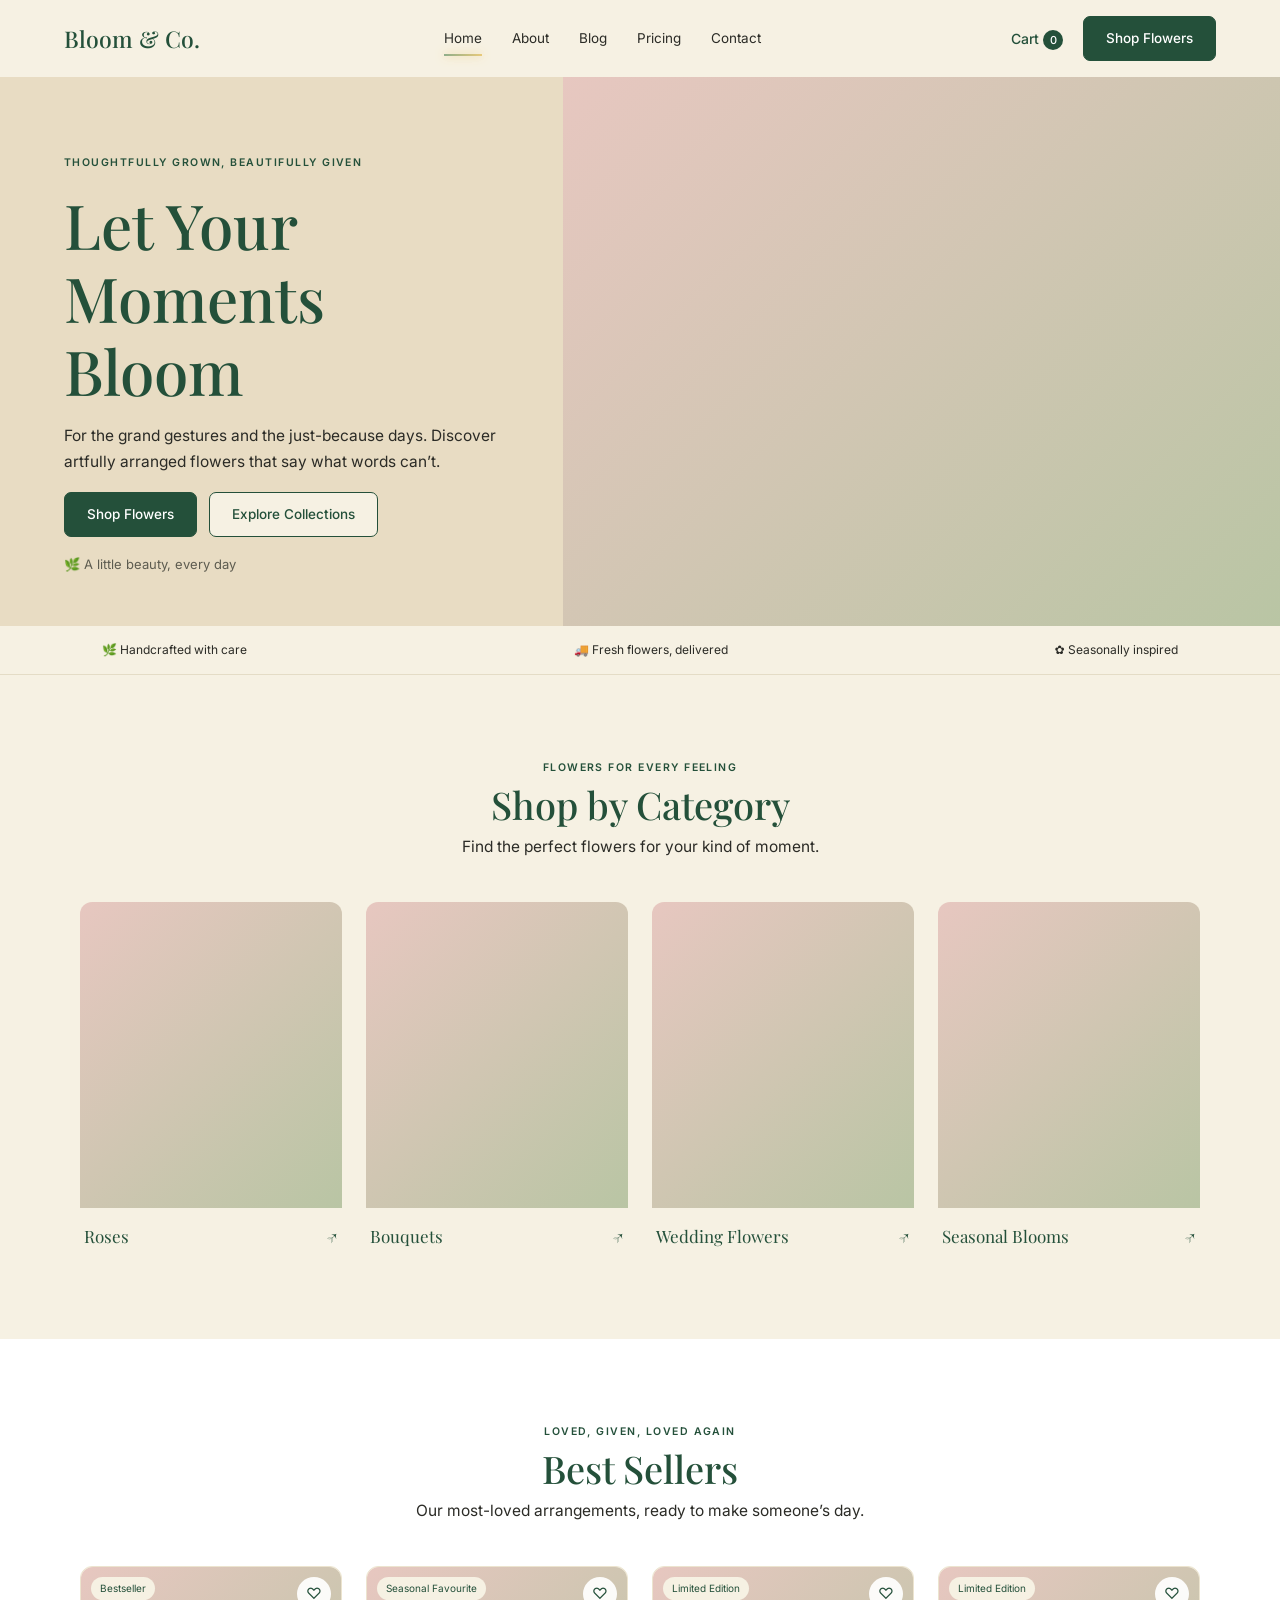
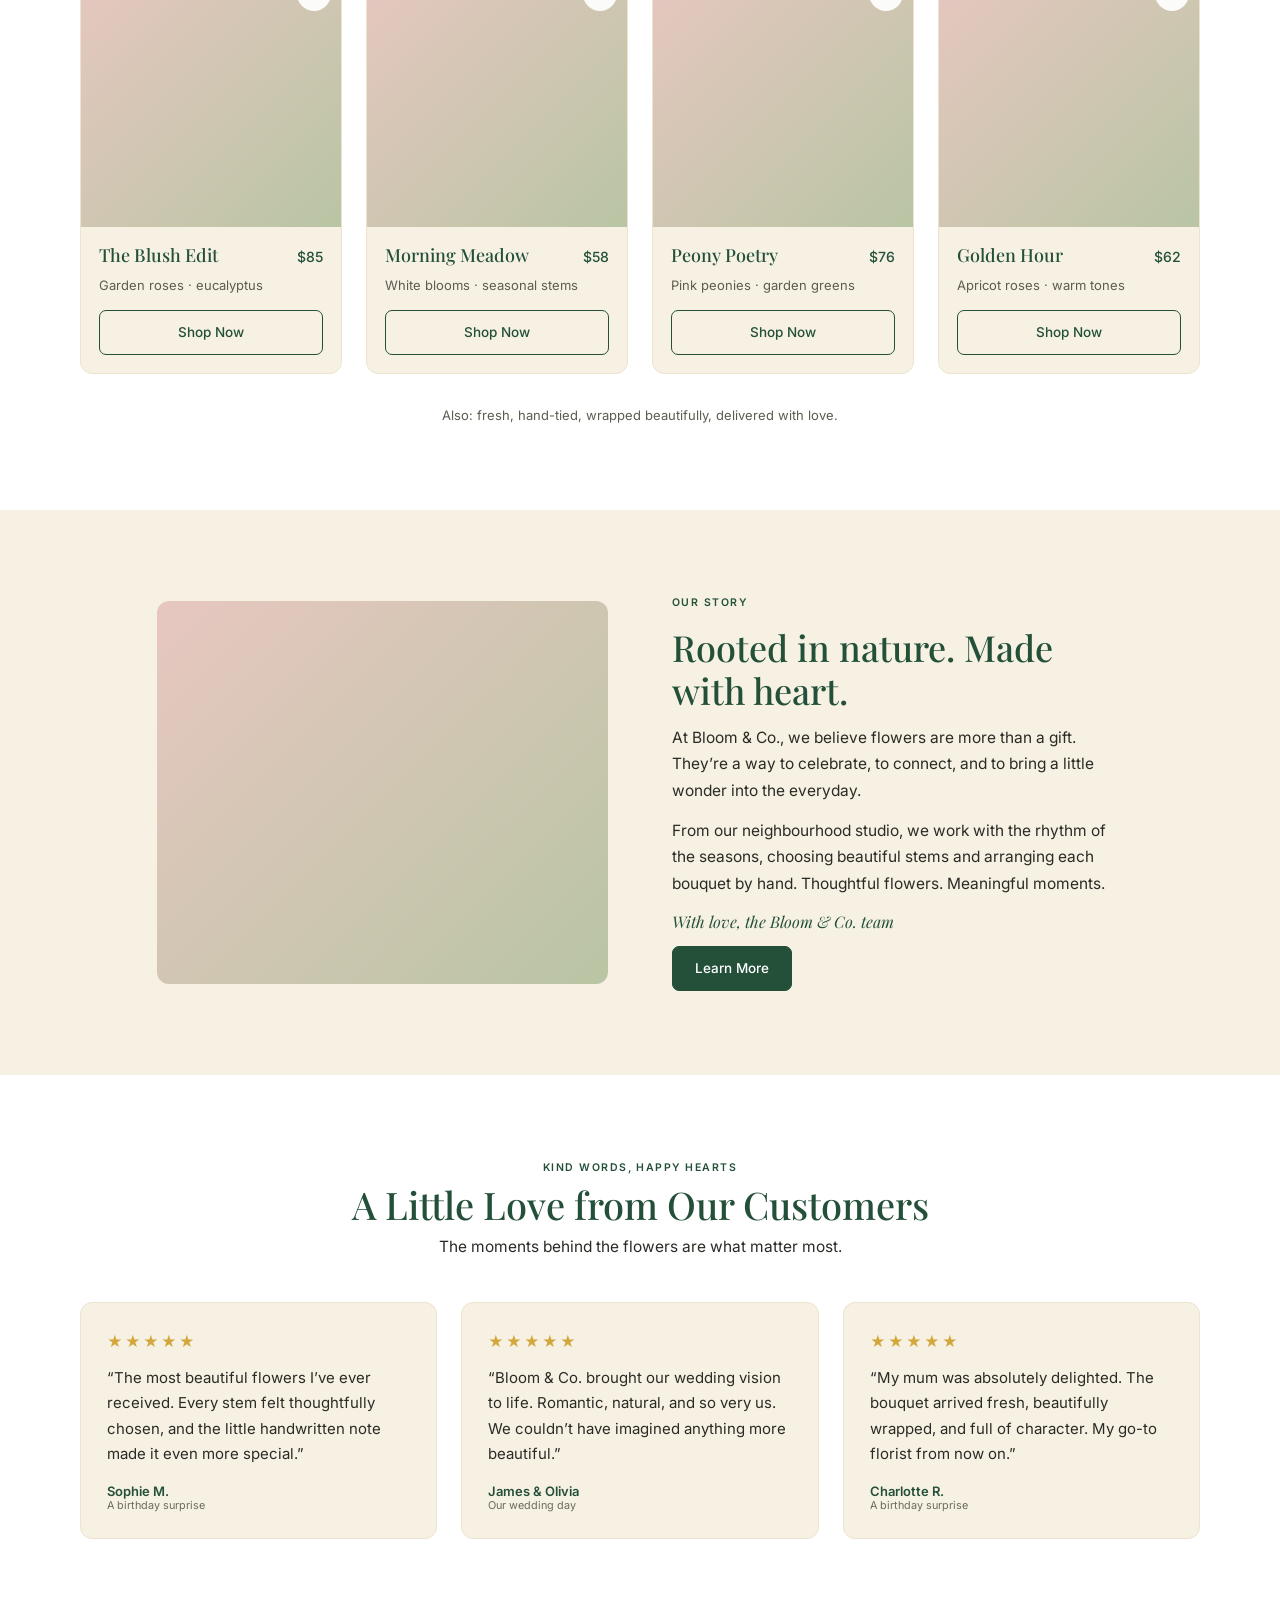
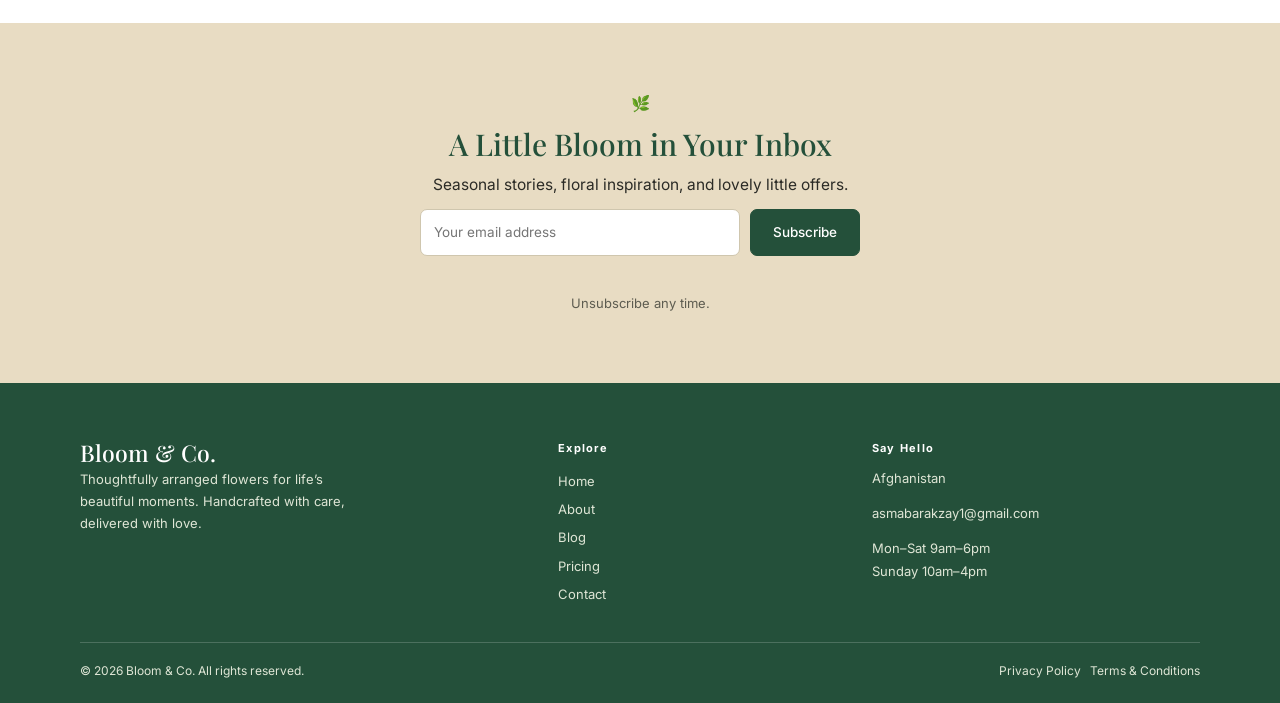
<file: index.html>
<!DOCTYPE html><html lang="en"><head><meta charset="UTF-8"><meta name="viewport" content="width=device-width,initial-scale=1"><title>Home – Bloom &amp; Co.</title><meta name="description" content="Thoughtfully arranged flowers for life’s beautiful moments."><link rel="preconnect" href="https://fonts.googleapis.com"><link rel="preconnect" href="https://fonts.gstatic.com" crossorigin><link href="https://fonts.googleapis.com/css2?family=Playfair+Display:wght@400;500;600&family=Inter:wght@400;500;600&display=swap" rel="stylesheet"><link rel="stylesheet" href="style.css"><link rel="stylesheet" href="responsive.css"></head><body><div class="progress" id="progress"></div><div class="loader" id="loader"><span class="bud"></span><p>Bloom &amp; Co.</p></div><header class="nav" id="nav"><a href="index.html" class="logo">Bloom &amp; Co.</a><nav id="menu" aria-label="Main"><a href="index.html" class=on>Home</a><a href="about.html">About</a><a href="blog.html">Blog</a><a href="pricing.html">Pricing</a><a href="contact.html">Contact</a></nav><div class="na"><button class="cartb" id="cartBtn" aria-label="Open cart">Cart <span class="badge" id="cartCount">0</span></button><a href="blog.html#shop" class="btn mag">Shop Flowers</a><button class="burger" id="burger" aria-label="Menu"><i></i><i></i></button></div></header><main><section class="hero"><div class="hero-t"><p class="kick a1">THOUGHTFULLY GROWN, BEAUTIFULLY GIVEN</p><h1 class="a2">Let Your Moments Bloom</h1><p class="a3">For the grand gestures and the just-because days. Discover artfully arranged flowers that say what words can’t.</p><div class="row a4"><a href="blog.html#shop" class="btn mag">Shop Flowers</a><a href="pricing.html" class="btn out mag">Explore Collections</a></div><p class="sm a4">🌿 A little beauty, every day</p></div><div class="ph hero-i"><img loading="lazy" src="https://images.unsplash.com/photo-1490750967868-88aa4486c946?auto=format&fit=crop&w=1100&h=900&q=85" alt="Bouquet of pink and cream flowers" onerror="this.remove()"></div></section><div class="strip"><span>🌿 Handcrafted with care</span><span>🚚 Fresh flowers, delivered</span><span>✿ Seasonally inspired</span></div><section class="sec cream" id="shop"><div class="head reveal "><p class="kick">FLOWERS FOR EVERY FEELING</p><h2>Shop by Category</h2><p>Find the perfect flowers for your kind of moment.</p></div><div class="g4"><a href="blog.html#shop" class="cat glow spot tilt reveal"><div class="ph "><img loading="lazy" src="https://images.unsplash.com/photo-1518895949257-7621c3c786d7?auto=format&fit=crop&w=600&h=700&q=85" alt="Roses" onerror="this.remove()"></div><div class="cl"><span>Roses</span><i>↗</i></div></a><a href="blog.html#shop" class="cat glow spot tilt reveal"><div class="ph "><img loading="lazy" src="https://images.unsplash.com/photo-1523438885200-e635ba2c371e?auto=format&fit=crop&w=600&h=700&q=85" alt="Bouquets" onerror="this.remove()"></div><div class="cl"><span>Bouquets</span><i>↗</i></div></a><a href="blog.html#shop" class="cat glow spot tilt reveal"><div class="ph "><img loading="lazy" src="https://images.unsplash.com/photo-1519741497674-611481863552?auto=format&fit=crop&w=600&h=700&q=85" alt="Wedding Flowers" onerror="this.remove()"></div><div class="cl"><span>Wedding Flowers</span><i>↗</i></div></a><a href="blog.html#shop" class="cat glow spot tilt reveal"><div class="ph "><img loading="lazy" src="https://images.unsplash.com/photo-1528913775512-624d24b27b96?auto=format&fit=crop&w=600&h=700&q=85" alt="Seasonal Blooms" onerror="this.remove()"></div><div class="cl"><span>Seasonal Blooms</span><i>↗</i></div></a></div></section><section class="sec white"><div class="head reveal "><p class="kick">LOVED, GIVEN, LOVED AGAIN</p><h2>Best Sellers</h2><p>Our most-loved arrangements, ready to make someone’s day.</p></div><div class="g4"><article class="card glow spot tilt reveal"><div class="ph sq"><img loading="lazy" src="https://images.unsplash.com/photo-1490750967868-88aa4486c946?auto=format&fit=crop&w=600&h=600&q=85" alt="The Blush Edit" onerror="this.remove()"><span class="tag">Bestseller</span><button class="wish" data-w="p1" aria-label="Save to wishlist">♡</button></div><div class="pi"><div class="pr"><h3>The Blush Edit</h3><b>$85</b></div><p class="sm">Garden roses · eucalyptus</p><button class="btn out" data-add data-id="p1" data-name="The Blush Edit" data-price="85">Shop Now</button></div></article><article class="card glow spot tilt reveal"><div class="ph sq"><img loading="lazy" src="https://images.unsplash.com/photo-1499002238440-d264edd596ec?auto=format&fit=crop&w=600&h=600&q=85" alt="Morning Meadow" onerror="this.remove()"><span class="tag">Seasonal Favourite</span><button class="wish" data-w="p2" aria-label="Save to wishlist">♡</button></div><div class="pi"><div class="pr"><h3>Morning Meadow</h3><b>$58</b></div><p class="sm">White blooms · seasonal stems</p><button class="btn out" data-add data-id="p2" data-name="Morning Meadow" data-price="58">Shop Now</button></div></article><article class="card glow spot tilt reveal"><div class="ph sq"><img loading="lazy" src="https://images.unsplash.com/photo-1525310072745-f49212b5ac6d?auto=format&fit=crop&w=600&h=600&q=85" alt="Peony Poetry" onerror="this.remove()"><span class="tag">Limited Edition</span><button class="wish" data-w="p3" aria-label="Save to wishlist">♡</button></div><div class="pi"><div class="pr"><h3>Peony Poetry</h3><b>$76</b></div><p class="sm">Pink peonies · garden greens</p><button class="btn out" data-add data-id="p3" data-name="Peony Poetry" data-price="76">Shop Now</button></div></article><article class="card glow spot tilt reveal"><div class="ph sq"><img loading="lazy" src="https://images.unsplash.com/photo-1508610048659-a06b669e3321?auto=format&fit=crop&w=600&h=600&q=85" alt="Golden Hour" onerror="this.remove()"><span class="tag">Limited Edition</span><button class="wish" data-w="p4" aria-label="Save to wishlist">♡</button></div><div class="pi"><div class="pr"><h3>Golden Hour</h3><b>$62</b></div><p class="sm">Apricot roses · warm tones</p><button class="btn out" data-add data-id="p4" data-name="Golden Hour" data-price="62">Shop Now</button></div></article></div><p class="sm c reveal">Also: fresh, hand-tied, wrapped beautifully, delivered with love.</p></section><section class="sec cream split"><div class="reveal"><div class="ph rd"><img loading="lazy" src="https://images.unsplash.com/photo-1526047932273-341f2a7631f9?auto=format&fit=crop&w=900&h=800&q=85" alt="Florist arranging flowers" onerror="this.remove()"></div></div><div class="reveal"><p class="kick">OUR STORY</p><h2>Rooted in nature. Made with heart.</h2><p>At Bloom &amp; Co., we believe flowers are more than a gift. They’re a way to celebrate, to connect, and to bring a little wonder into the everyday.</p><p>From our neighbourhood studio, we work with the rhythm of the seasons, choosing beautiful stems and arranging each bouquet by hand. Thoughtful flowers. Meaningful moments.</p><p class="script">With love, the Bloom &amp; Co. team</p><a href="about.html" class="btn mag">Learn More</a></div></section><section class="sec white"><div class="head reveal "><p class="kick">KIND WORDS, HAPPY HEARTS</p><h2>A Little Love from Our Customers</h2><p>The moments behind the flowers are what matter most.</p></div><div class="g3"><blockquote class="card glow spot reveal"><div class="stars">★★★★★</div><p>“The most beautiful flowers I’ve ever received. Every stem felt thoughtfully chosen, and the little handwritten note made it even more special.”</p><cite>Sophie M.<small>A birthday surprise</small></cite></blockquote><blockquote class="card glow spot reveal"><div class="stars">★★★★★</div><p>“Bloom &amp; Co. brought our wedding vision to life. Romantic, natural, and so very us. We couldn’t have imagined anything more beautiful.”</p><cite>James &amp; Olivia<small>Our wedding day</small></cite></blockquote><blockquote class="card glow spot reveal"><div class="stars">★★★★★</div><p>“My mum was absolutely delighted. The bouquet arrived fresh, beautifully wrapped, and full of character. My go-to florist from now on.”</p><cite>Charlotte R.<small>A birthday surprise</small></cite></blockquote></div></section><section class="news reveal"><p class="leaf">🌿</p><h2>A Little Bloom in Your Inbox</h2><p>Seasonal stories, floral inspiration, and lovely little offers.</p><form class="nf" novalidate><input type="email" placeholder="Your email address" aria-label="Email" required><button class="btn">Subscribe</button></form><p class="note" role="status"></p><p class="sm">Unsubscribe any time.</p></section></main><footer class="foot"><div class="fg"><div><a href="index.html" class="logo">Bloom &amp; Co.</a><p>Thoughtfully arranged flowers for life’s beautiful moments. Handcrafted with care, delivered with love.</p></div>
<div><h4>Explore</h4><a href="index.html">Home</a><a href="about.html">About</a><a href="blog.html">Blog</a><a href="pricing.html">Pricing</a><a href="contact.html">Contact</a></div>
<div><h4>Say Hello</h4><p>Afghanistan</p><p><a href="mailto:asmabarakzay1@gmail.com">asmabarakzay1@gmail.com</a></p><p>Mon–Sat 9am–6pm<br>Sunday 10am–4pm</p></div></div>
<div class="fb"><span>© 2026 Bloom &amp; Co. All rights reserved.</span><span>Privacy Policy &nbsp; Terms &amp; Conditions</span></div></footer>
<div class="scrim" id="scrim"></div><aside class="drawer" id="drawer" aria-label="Cart"><div class="dh"><h3>Your Cart</h3><button class="cartb" id="closeCart" aria-label="Close">✕</button></div><ul id="cartList"></ul><div class="df"><p>Total <b id="total">$0</b></p><button class="btn" id="checkout">Checkout</button></div></aside><div class="toast" id="toast" role="status"></div><script src="script.js"></script></body></html>
</file>
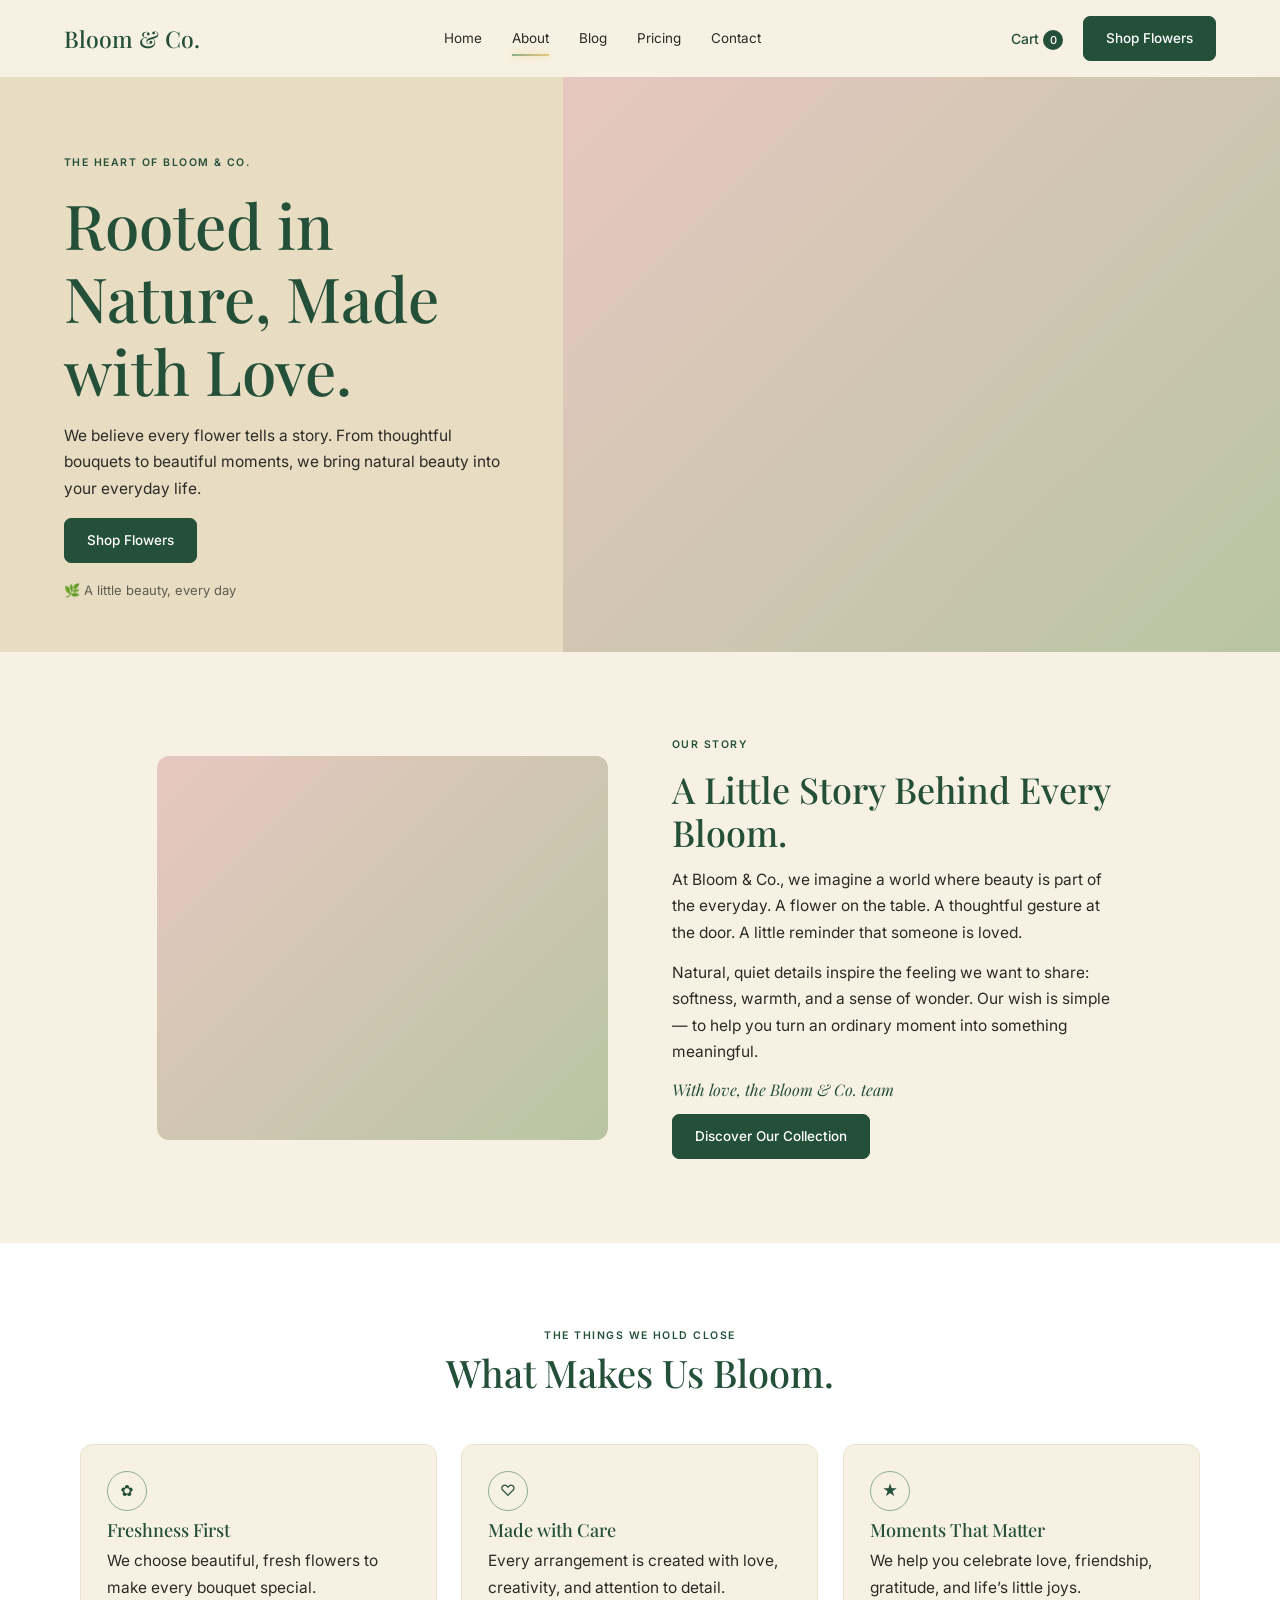
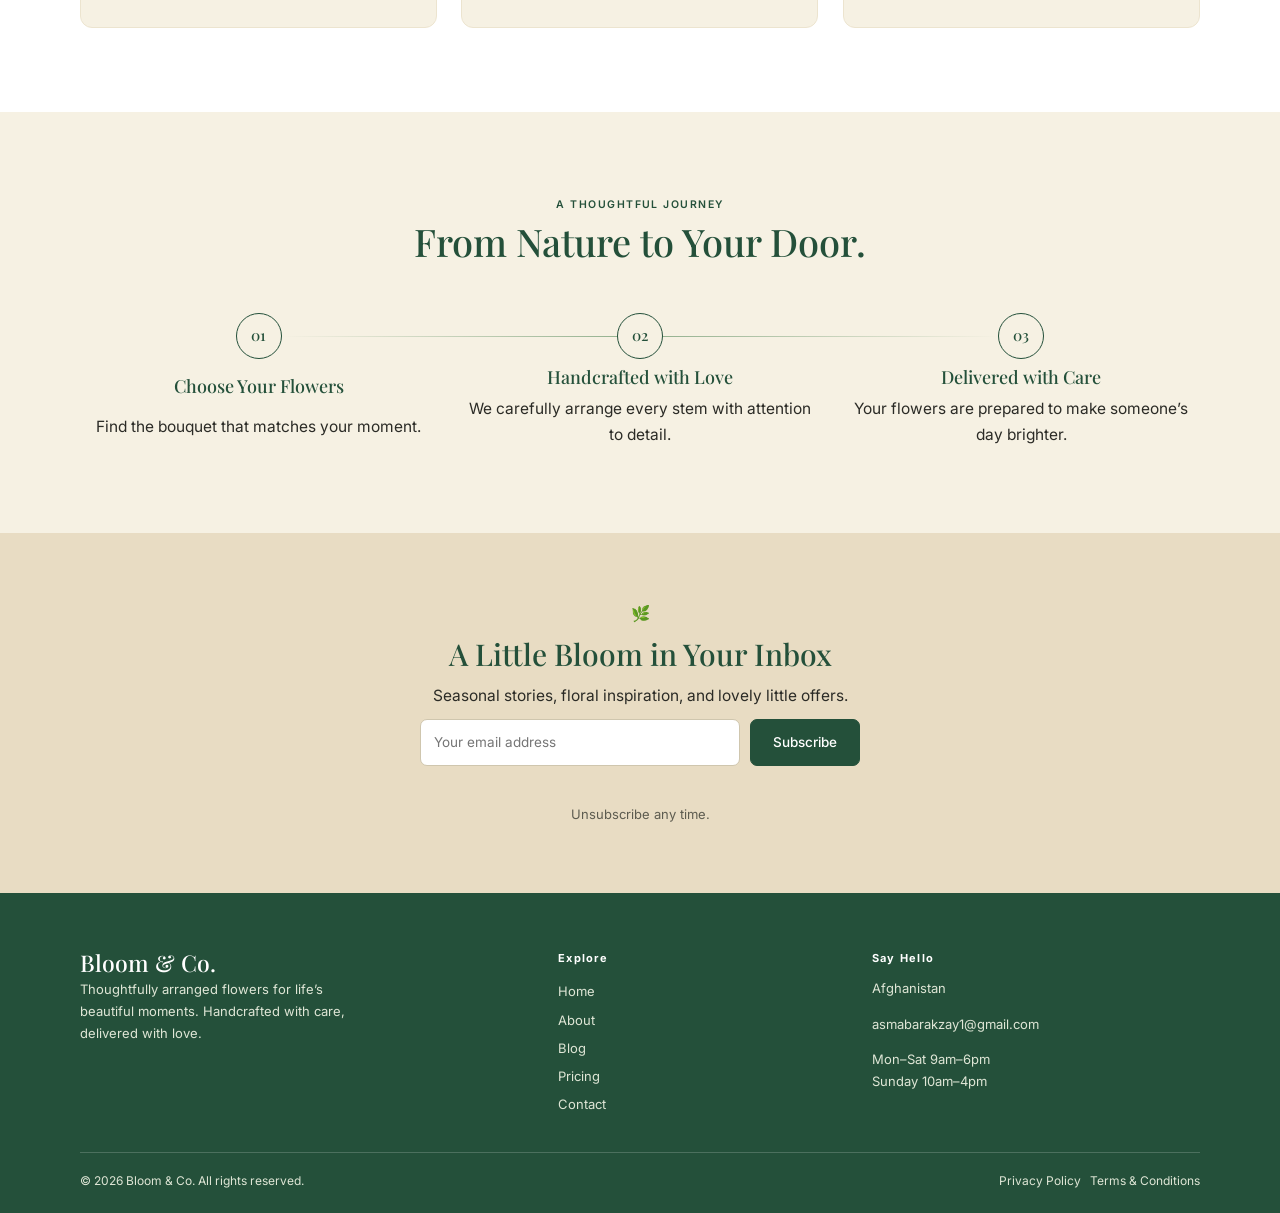
<file: about.html>
<!DOCTYPE html><html lang="en"><head><meta charset="UTF-8"><meta name="viewport" content="width=device-width,initial-scale=1"><title>About – Bloom &amp; Co.</title><meta name="description" content="Thoughtfully arranged flowers for life’s beautiful moments."><link rel="preconnect" href="https://fonts.googleapis.com"><link rel="preconnect" href="https://fonts.gstatic.com" crossorigin><link href="https://fonts.googleapis.com/css2?family=Playfair+Display:wght@400;500;600&family=Inter:wght@400;500;600&display=swap" rel="stylesheet"><link rel="stylesheet" href="style.css"><link rel="stylesheet" href="responsive.css"></head><body><div class="progress" id="progress"></div><div class="loader" id="loader"><span class="bud"></span><p>Bloom &amp; Co.</p></div><header class="nav" id="nav"><a href="index.html" class="logo">Bloom &amp; Co.</a><nav id="menu" aria-label="Main"><a href="index.html">Home</a><a href="about.html" class=on>About</a><a href="blog.html">Blog</a><a href="pricing.html">Pricing</a><a href="contact.html">Contact</a></nav><div class="na"><button class="cartb" id="cartBtn" aria-label="Open cart">Cart <span class="badge" id="cartCount">0</span></button><a href="blog.html#shop" class="btn mag">Shop Flowers</a><button class="burger" id="burger" aria-label="Menu"><i></i><i></i></button></div></header><main><section class="hero"><div class="hero-t"><p class="kick a1">THE HEART OF BLOOM &amp; CO.</p><h1 class="a2">Rooted in Nature, Made with Love.</h1><p class="a3">We believe every flower tells a story. From thoughtful bouquets to beautiful moments, we bring natural beauty into your everyday life.</p><div class="row a4"><a href="blog.html#shop" class="btn mag">Shop Flowers</a></div><p class="sm a4">🌿 A little beauty, every day</p></div><div class="ph hero-i"><img loading="lazy" src="https://images.unsplash.com/photo-1520763185298-1b434c919102?auto=format&fit=crop&w=1100&h=900&q=85" alt="Bouquet of pink and cream flowers" onerror="this.remove()"></div></section><section class="sec cream split"><div class="reveal"><div class="ph rd"><img loading="lazy" src="https://images.unsplash.com/photo-1520763185298-1b434c919102?auto=format&fit=crop&w=900&h=800&q=85" alt="Florist arranging flowers" onerror="this.remove()"></div></div><div class="reveal"><p class="kick">OUR STORY</p><h2>A Little Story Behind Every Bloom.</h2><p>At Bloom &amp; Co., we imagine a world where beauty is part of the everyday. A flower on the table. A thoughtful gesture at the door. A little reminder that someone is loved.</p><p>Natural, quiet details inspire the feeling we want to share: softness, warmth, and a sense of wonder. Our wish is simple — to help you turn an ordinary moment into something meaningful.</p><p class="script">With love, the Bloom &amp; Co. team</p><a href="blog.html#shop" class="btn mag">Discover Our Collection</a></div></section><section class="sec white"><div class="head reveal "><p class="kick">THE THINGS WE HOLD CLOSE</p><h2>What Makes Us Bloom.</h2><p></p></div><div class="g3"><div class="card glow spot tilt reveal pad"><span class="ico">✿</span><h3>Freshness First</h3><p>We choose beautiful, fresh flowers to make every bouquet special.</p></div><div class="card glow spot tilt reveal pad"><span class="ico">♡</span><h3>Made with Care</h3><p>Every arrangement is created with love, creativity, and attention to detail.</p></div><div class="card glow spot tilt reveal pad"><span class="ico">★</span><h3>Moments That Matter</h3><p>We help you celebrate love, friendship, gratitude, and life’s little joys.</p></div></div></section><section class="sec cream"><div class="head reveal "><p class="kick">A THOUGHTFUL JOURNEY</p><h2>From Nature to Your Door.</h2><p></p></div><div class="steps g3"><div class="step reveal"><span class="num">01</span><h3>Choose Your Flowers</h3><p>Find the bouquet that matches your moment.</p></div><div class="step reveal"><span class="num">02</span><h3>Handcrafted with Love</h3><p>We carefully arrange every stem with attention to detail.</p></div><div class="step reveal"><span class="num">03</span><h3>Delivered with Care</h3><p>Your flowers are prepared to make someone’s day brighter.</p></div></div></section><section class="news reveal"><p class="leaf">🌿</p><h2>A Little Bloom in Your Inbox</h2><p>Seasonal stories, floral inspiration, and lovely little offers.</p><form class="nf" novalidate><input type="email" placeholder="Your email address" aria-label="Email" required><button class="btn">Subscribe</button></form><p class="note" role="status"></p><p class="sm">Unsubscribe any time.</p></section></main><footer class="foot"><div class="fg"><div><a href="index.html" class="logo">Bloom &amp; Co.</a><p>Thoughtfully arranged flowers for life’s beautiful moments. Handcrafted with care, delivered with love.</p></div>
<div><h4>Explore</h4><a href="index.html">Home</a><a href="about.html">About</a><a href="blog.html">Blog</a><a href="pricing.html">Pricing</a><a href="contact.html">Contact</a></div>
<div><h4>Say Hello</h4><p>Afghanistan</p><p><a href="mailto:asmabarakzay1@gmail.com">asmabarakzay1@gmail.com</a></p><p>Mon–Sat 9am–6pm<br>Sunday 10am–4pm</p></div></div>
<div class="fb"><span>© 2026 Bloom &amp; Co. All rights reserved.</span><span>Privacy Policy &nbsp; Terms &amp; Conditions</span></div></footer>
<div class="scrim" id="scrim"></div><aside class="drawer" id="drawer" aria-label="Cart"><div class="dh"><h3>Your Cart</h3><button class="cartb" id="closeCart" aria-label="Close">✕</button></div><ul id="cartList"></ul><div class="df"><p>Total <b id="total">$0</b></p><button class="btn" id="checkout">Checkout</button></div></aside><div class="toast" id="toast" role="status"></div><script src="script.js"></script></body></html>
</file>
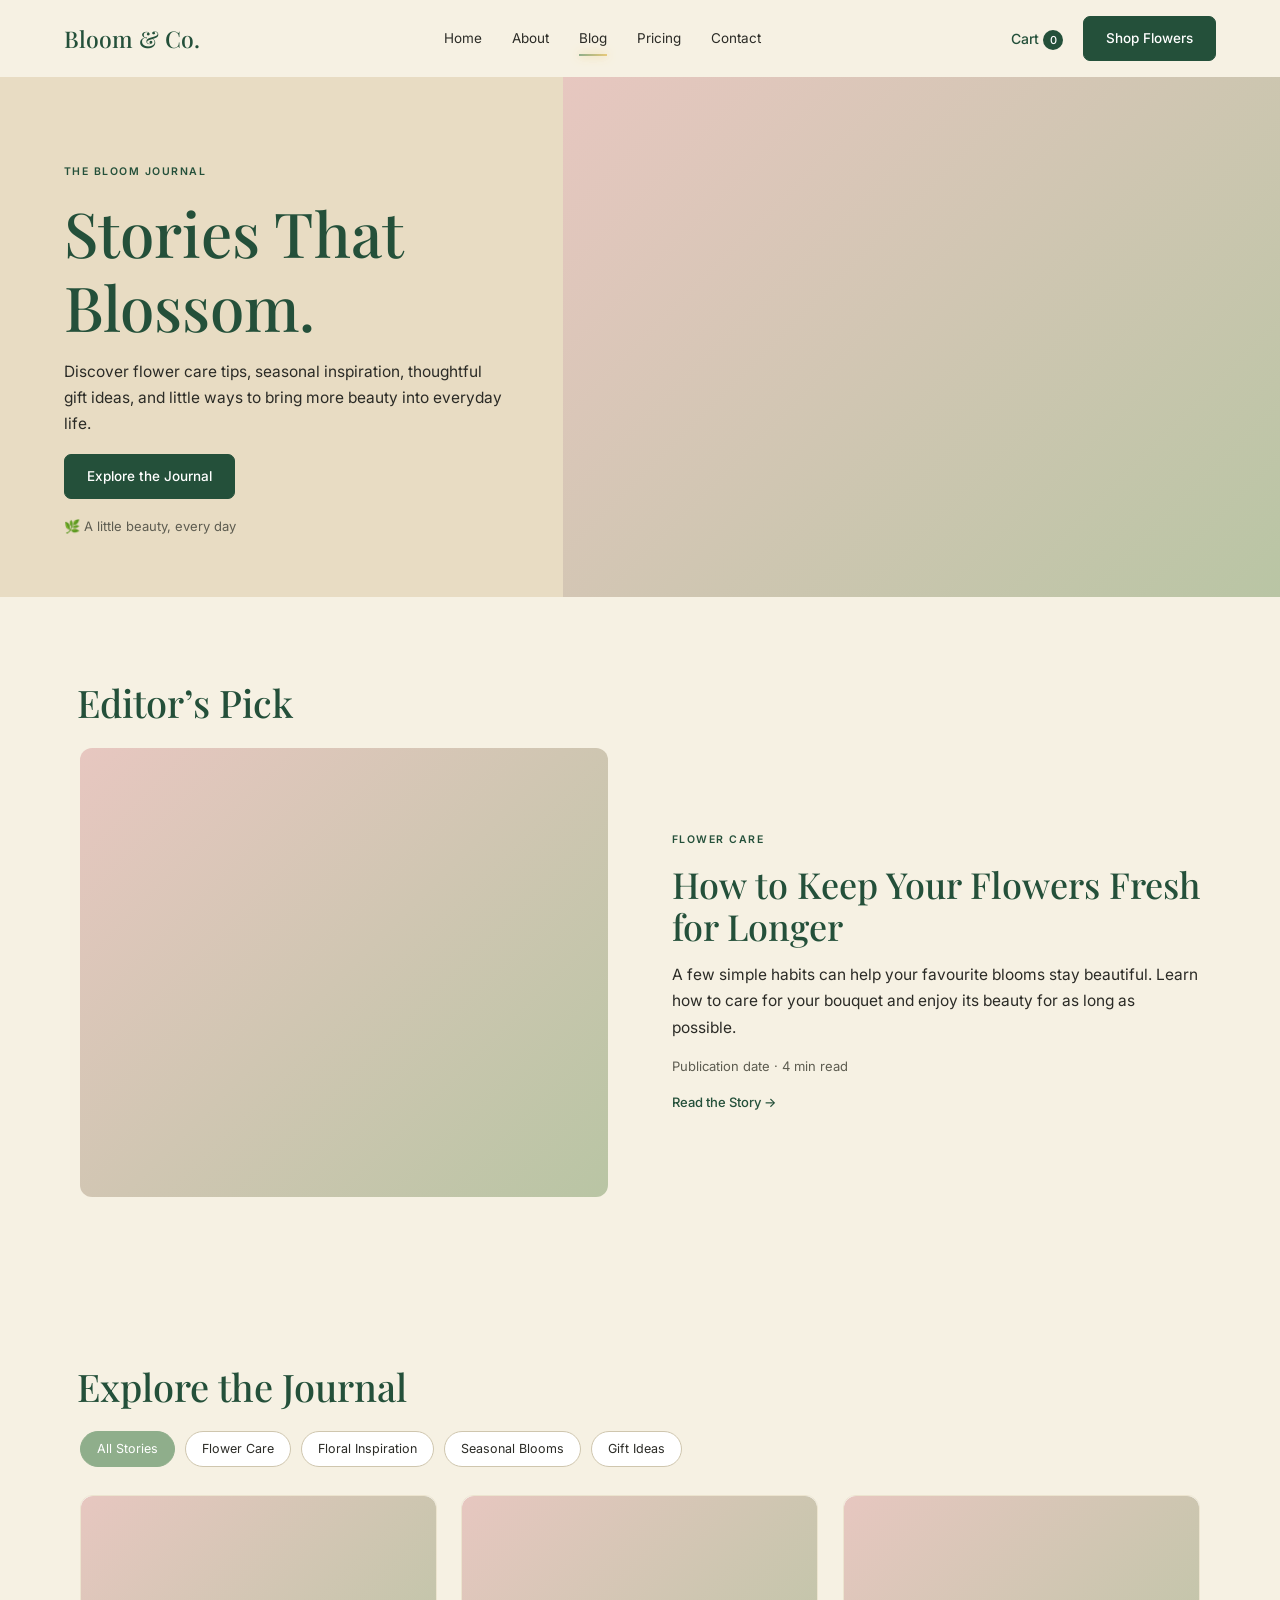
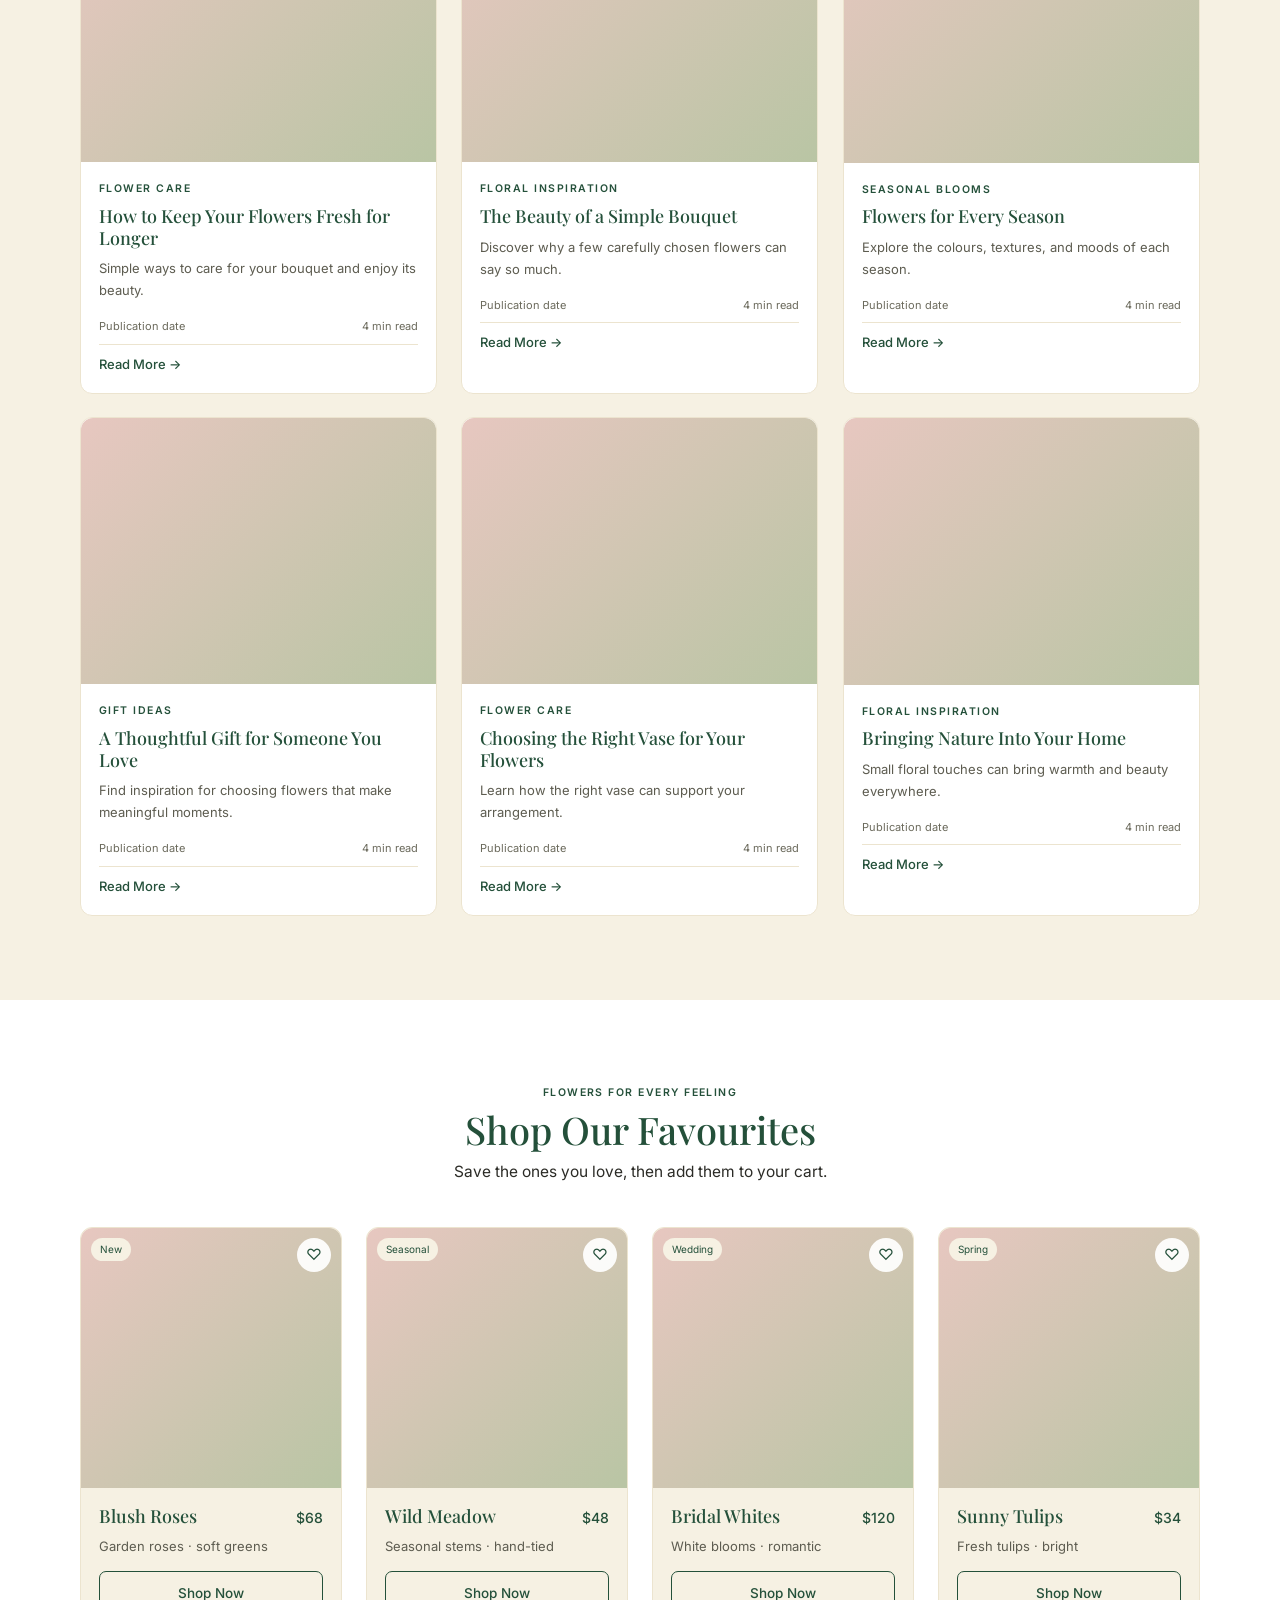
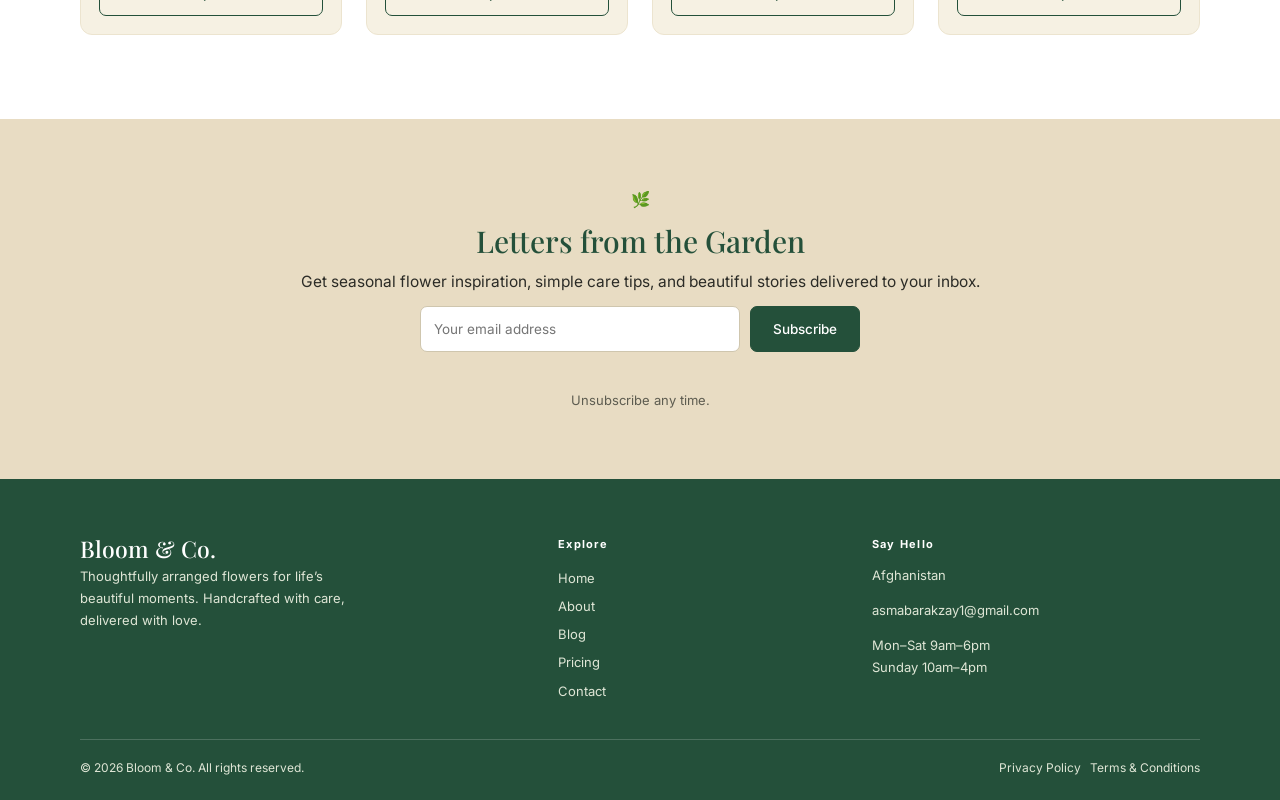
<file: blog.html>
<!DOCTYPE html><html lang="en"><head><meta charset="UTF-8"><meta name="viewport" content="width=device-width,initial-scale=1"><title>Blog – Bloom &amp; Co.</title><meta name="description" content="Thoughtfully arranged flowers for life’s beautiful moments."><link rel="preconnect" href="https://fonts.googleapis.com"><link rel="preconnect" href="https://fonts.gstatic.com" crossorigin><link href="https://fonts.googleapis.com/css2?family=Playfair+Display:wght@400;500;600&family=Inter:wght@400;500;600&display=swap" rel="stylesheet"><link rel="stylesheet" href="style.css"><link rel="stylesheet" href="responsive.css"></head><body><div class="progress" id="progress"></div><div class="loader" id="loader"><span class="bud"></span><p>Bloom &amp; Co.</p></div><header class="nav" id="nav"><a href="index.html" class="logo">Bloom &amp; Co.</a><nav id="menu" aria-label="Main"><a href="index.html">Home</a><a href="about.html">About</a><a href="blog.html" class=on>Blog</a><a href="pricing.html">Pricing</a><a href="contact.html">Contact</a></nav><div class="na"><button class="cartb" id="cartBtn" aria-label="Open cart">Cart <span class="badge" id="cartCount">0</span></button><a href="blog.html#shop" class="btn mag">Shop Flowers</a><button class="burger" id="burger" aria-label="Menu"><i></i><i></i></button></div></header><main><section class="hero"><div class="hero-t"><p class="kick a1">THE BLOOM JOURNAL</p><h1 class="a2">Stories That Blossom.</h1><p class="a3">Discover flower care tips, seasonal inspiration, thoughtful gift ideas, and little ways to bring more beauty into everyday life.</p><div class="row a4"><a href="#journal" class="btn mag">Explore the Journal</a></div><p class="sm a4">🌿 A little beauty, every day</p></div><div class="ph hero-i"><img loading="lazy" src="https://images.unsplash.com/photo-1520763185298-1b434c919102?auto=format&fit=crop&w=1100&h=900&q=85" alt="Bouquet of pink and cream flowers" onerror="this.remove()"></div></section><section class="sec cream"><h2 class="reveal">Editor’s Pick</h2><div class="split ed"><div class="reveal"><div class="ph rd"><img loading="lazy" src="https://images.unsplash.com/photo-1525310072745-f49212b5ac6d?auto=format&fit=crop&w=900&h=700&q=85" alt="Arranging flowers" onerror="this.remove()"></div></div><div class="reveal"><p class="kick">FLOWER CARE</p><h2>How to Keep Your Flowers Fresh for Longer</h2><p>A few simple habits can help your favourite blooms stay beautiful. Learn how to care for your bouquet and enjoy its beauty for as long as possible.</p><p class="sm">Publication date · 4 min read</p><a href="#" class="rl">Read the Story →</a></div></div></section><section class="sec cream" id="journal"><h2 class="reveal">Explore the Journal</h2><div class="chips reveal" id="chips"><button class="chip on" data-c="All Stories">All Stories</button><button class="chip" data-c="Flower Care">Flower Care</button><button class="chip" data-c="Floral Inspiration">Floral Inspiration</button><button class="chip" data-c="Seasonal Blooms">Seasonal Blooms</button><button class="chip" data-c="Gift Ideas">Gift Ideas</button></div><div class="g3" id="posts"><article class="card glow spot tilt reveal" data-cat="Flower Care"><div class="ph "><img loading="lazy" src="https://images.unsplash.com/photo-1525310072745-f49212b5ac6d?auto=format&fit=crop&w=700&h=500&q=85" alt="How to Keep Your Flowers Fresh for Longer" onerror="this.remove()"></div><div class="pi"><p class="kick">FLOWER CARE</p><h3>How to Keep Your Flowers Fresh for Longer</h3><p class="sm">Simple ways to care for your bouquet and enjoy its beauty.</p><div class="meta"><span>Publication date</span><span>4 min read</span></div><a href="#" class="rl">Read More →</a></div></article><article class="card glow spot tilt reveal" data-cat="Floral Inspiration"><div class="ph "><img loading="lazy" src="https://images.unsplash.com/photo-1490750967868-88aa4486c946?auto=format&fit=crop&w=700&h=500&q=85" alt="The Beauty of a Simple Bouquet" onerror="this.remove()"></div><div class="pi"><p class="kick">FLORAL INSPIRATION</p><h3>The Beauty of a Simple Bouquet</h3><p class="sm">Discover why a few carefully chosen flowers can say so much.</p><div class="meta"><span>Publication date</span><span>4 min read</span></div><a href="#" class="rl">Read More →</a></div></article><article class="card glow spot tilt reveal" data-cat="Seasonal Blooms"><div class="ph "><img loading="lazy" src="https://images.unsplash.com/photo-1508610048659-a06b669e3321?auto=format&fit=crop&w=700&h=500&q=85" alt="Flowers for Every Season" onerror="this.remove()"></div><div class="pi"><p class="kick">SEASONAL BLOOMS</p><h3>Flowers for Every Season</h3><p class="sm">Explore the colours, textures, and moods of each season.</p><div class="meta"><span>Publication date</span><span>4 min read</span></div><a href="#" class="rl">Read More →</a></div></article><article class="card glow spot tilt reveal" data-cat="Gift Ideas"><div class="ph "><img loading="lazy" src="https://images.unsplash.com/photo-1518895949257-7621c3c786d7?auto=format&fit=crop&w=700&h=500&q=85" alt="A Thoughtful Gift for Someone You Love" onerror="this.remove()"></div><div class="pi"><p class="kick">GIFT IDEAS</p><h3>A Thoughtful Gift for Someone You Love</h3><p class="sm">Find inspiration for choosing flowers that make meaningful moments.</p><div class="meta"><span>Publication date</span><span>4 min read</span></div><a href="#" class="rl">Read More →</a></div></article><article class="card glow spot tilt reveal" data-cat="Flower Care"><div class="ph "><img loading="lazy" src="https://images.unsplash.com/photo-1528913775512-624d24b27b96?auto=format&fit=crop&w=700&h=500&q=85" alt="Choosing the Right Vase for Your Flowers" onerror="this.remove()"></div><div class="pi"><p class="kick">FLOWER CARE</p><h3>Choosing the Right Vase for Your Flowers</h3><p class="sm">Learn how the right vase can support your arrangement.</p><div class="meta"><span>Publication date</span><span>4 min read</span></div><a href="#" class="rl">Read More →</a></div></article><article class="card glow spot tilt reveal" data-cat="Floral Inspiration"><div class="ph "><img loading="lazy" src="https://images.unsplash.com/photo-1494438639946-1ebd1d20bf85?auto=format&fit=crop&w=700&h=500&q=85" alt="Bringing Nature Into Your Home" onerror="this.remove()"></div><div class="pi"><p class="kick">FLORAL INSPIRATION</p><h3>Bringing Nature Into Your Home</h3><p class="sm">Small floral touches can bring warmth and beauty everywhere.</p><div class="meta"><span>Publication date</span><span>4 min read</span></div><a href="#" class="rl">Read More →</a></div></article></div></section><section class="sec white" id="shop"><div class="head reveal "><p class="kick">FLOWERS FOR EVERY FEELING</p><h2>Shop Our Favourites</h2><p>Save the ones you love, then add them to your cart.</p></div><div class="g4"><article class="card glow spot tilt reveal"><div class="ph sq"><img loading="lazy" src="https://images.unsplash.com/photo-1494972308805-463bc619d34e?auto=format&fit=crop&w=600&h=600&q=85" alt="Blush Roses" onerror="this.remove()"><span class="tag">New</span><button class="wish" data-w="s1" aria-label="Save to wishlist">♡</button></div><div class="pi"><div class="pr"><h3>Blush Roses</h3><b>$68</b></div><p class="sm">Garden roses · soft greens</p><button class="btn out" data-add data-id="s1" data-name="Blush Roses" data-price="68">Shop Now</button></div></article><article class="card glow spot tilt reveal"><div class="ph sq"><img loading="lazy" src="https://images.unsplash.com/photo-1462275646964-a0e3386b89fa?auto=format&fit=crop&w=600&h=600&q=85" alt="Wild Meadow" onerror="this.remove()"><span class="tag">Seasonal</span><button class="wish" data-w="s2" aria-label="Save to wishlist">♡</button></div><div class="pi"><div class="pr"><h3>Wild Meadow</h3><b>$48</b></div><p class="sm">Seasonal stems · hand-tied</p><button class="btn out" data-add data-id="s2" data-name="Wild Meadow" data-price="48">Shop Now</button></div></article><article class="card glow spot tilt reveal"><div class="ph sq"><img loading="lazy" src="https://images.unsplash.com/photo-1519225421980-715cb0215aed?auto=format&fit=crop&w=600&h=600&q=85" alt="Bridal Whites" onerror="this.remove()"><span class="tag">Wedding</span><button class="wish" data-w="s3" aria-label="Save to wishlist">♡</button></div><div class="pi"><div class="pr"><h3>Bridal Whites</h3><b>$120</b></div><p class="sm">White blooms · romantic</p><button class="btn out" data-add data-id="s3" data-name="Bridal Whites" data-price="120">Shop Now</button></div></article><article class="card glow spot tilt reveal"><div class="ph sq"><img loading="lazy" src="https://images.unsplash.com/photo-1528913775512-624d24b27b96?auto=format&fit=crop&w=600&h=600&q=85" alt="Sunny Tulips" onerror="this.remove()"><span class="tag">Spring</span><button class="wish" data-w="s4" aria-label="Save to wishlist">♡</button></div><div class="pi"><div class="pr"><h3>Sunny Tulips</h3><b>$34</b></div><p class="sm">Fresh tulips · bright</p><button class="btn out" data-add data-id="s4" data-name="Sunny Tulips" data-price="34">Shop Now</button></div></article></div></section><section class="news reveal"><p class="leaf">🌿</p><h2>Letters from the Garden</h2><p>Get seasonal flower inspiration, simple care tips, and beautiful stories delivered to your inbox.</p><form class="nf" novalidate><input type="email" placeholder="Your email address" aria-label="Email" required><button class="btn">Subscribe</button></form><p class="note" role="status"></p><p class="sm">Unsubscribe any time.</p></section></main><footer class="foot"><div class="fg"><div><a href="index.html" class="logo">Bloom &amp; Co.</a><p>Thoughtfully arranged flowers for life’s beautiful moments. Handcrafted with care, delivered with love.</p></div>
<div><h4>Explore</h4><a href="index.html">Home</a><a href="about.html">About</a><a href="blog.html">Blog</a><a href="pricing.html">Pricing</a><a href="contact.html">Contact</a></div>
<div><h4>Say Hello</h4><p>Afghanistan</p><p><a href="mailto:asmabarakzay1@gmail.com">asmabarakzay1@gmail.com</a></p><p>Mon–Sat 9am–6pm<br>Sunday 10am–4pm</p></div></div>
<div class="fb"><span>© 2026 Bloom &amp; Co. All rights reserved.</span><span>Privacy Policy &nbsp; Terms &amp; Conditions</span></div></footer>
<div class="scrim" id="scrim"></div><aside class="drawer" id="drawer" aria-label="Cart"><div class="dh"><h3>Your Cart</h3><button class="cartb" id="closeCart" aria-label="Close">✕</button></div><ul id="cartList"></ul><div class="df"><p>Total <b id="total">$0</b></p><button class="btn" id="checkout">Checkout</button></div></aside><div class="toast" id="toast" role="status"></div><script src="script.js"></script></body></html>
</file>
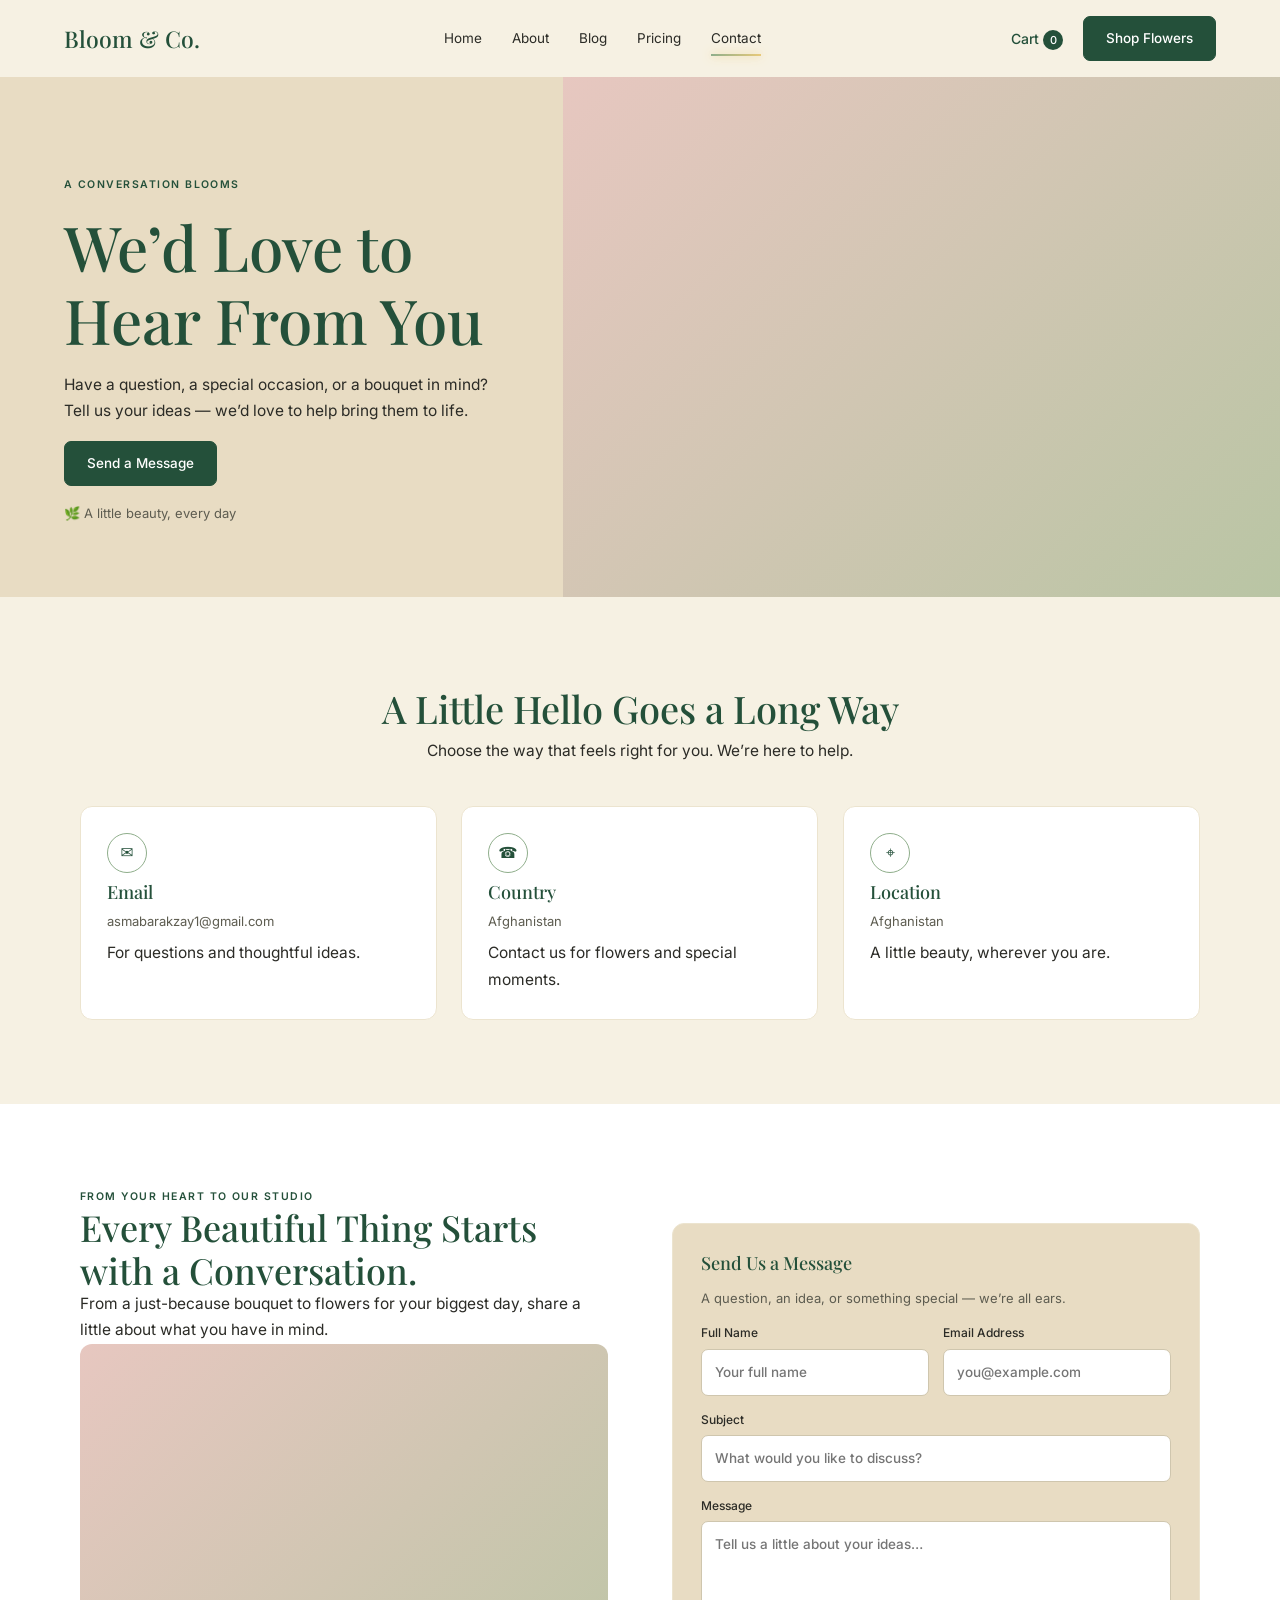
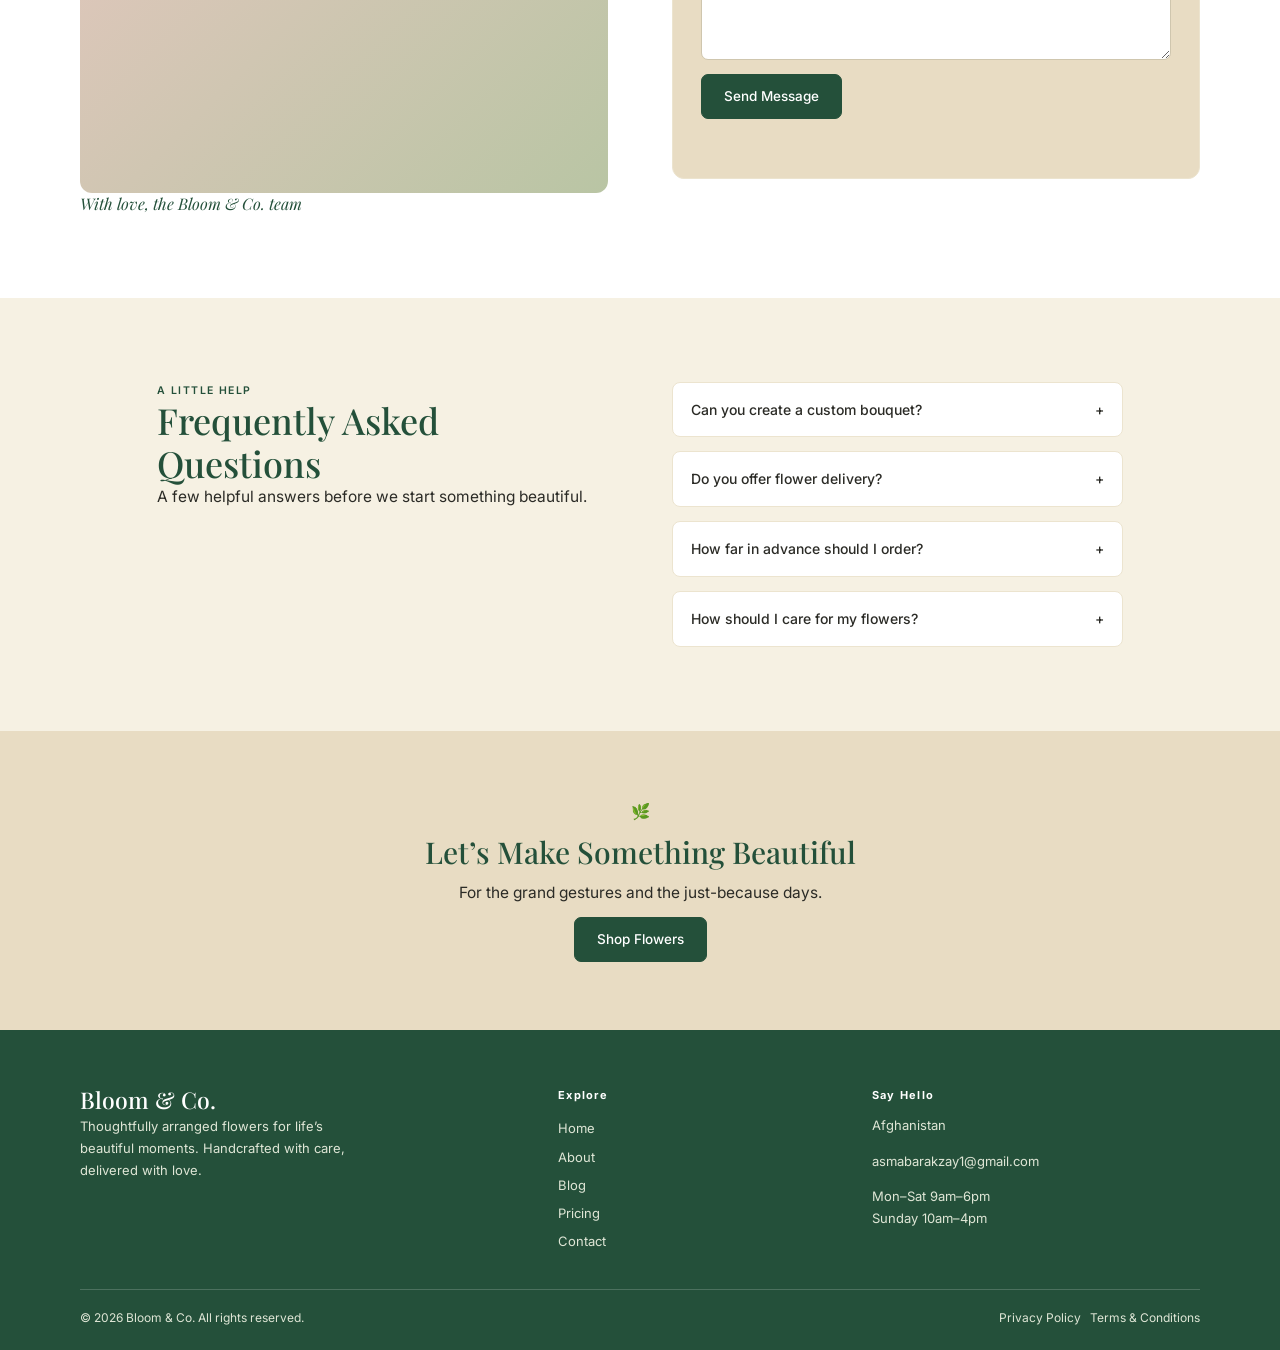
<file: contact.html>
<!DOCTYPE html><html lang="en"><head><meta charset="UTF-8"><meta name="viewport" content="width=device-width,initial-scale=1"><title>Contact – Bloom &amp; Co.</title><meta name="description" content="Thoughtfully arranged flowers for life’s beautiful moments."><link rel="preconnect" href="https://fonts.googleapis.com"><link rel="preconnect" href="https://fonts.gstatic.com" crossorigin><link href="https://fonts.googleapis.com/css2?family=Playfair+Display:wght@400;500;600&family=Inter:wght@400;500;600&display=swap" rel="stylesheet"><link rel="stylesheet" href="style.css"><link rel="stylesheet" href="responsive.css"></head><body><div class="progress" id="progress"></div><div class="loader" id="loader"><span class="bud"></span><p>Bloom &amp; Co.</p></div><header class="nav" id="nav"><a href="index.html" class="logo">Bloom &amp; Co.</a><nav id="menu" aria-label="Main"><a href="index.html">Home</a><a href="about.html">About</a><a href="blog.html">Blog</a><a href="pricing.html">Pricing</a><a href="contact.html" class=on>Contact</a></nav><div class="na"><button class="cartb" id="cartBtn" aria-label="Open cart">Cart <span class="badge" id="cartCount">0</span></button><a href="blog.html#shop" class="btn mag">Shop Flowers</a><button class="burger" id="burger" aria-label="Menu"><i></i><i></i></button></div></header><main><section class="hero"><div class="hero-t"><p class="kick a1">A CONVERSATION BLOOMS</p><h1 class="a2">We’d Love to Hear From You</h1><p class="a3">Have a question, a special occasion, or a bouquet in mind? Tell us your ideas — we’d love to help bring them to life.</p><div class="row a4"><a href="#msg" class="btn mag">Send a Message</a></div><p class="sm a4">🌿 A little beauty, every day</p></div><div class="ph hero-i"><img loading="lazy" src="https://images.unsplash.com/photo-1487530811176-3780de880c2d?auto=format&fit=crop&w=1100&h=900&q=85" alt="Bouquet of pink and cream flowers" onerror="this.remove()"></div></section><section class="sec cream"><div class="head reveal "><p class="kick"></p><h2>A Little Hello Goes a Long Way</h2><p>Choose the way that feels right for you. We’re here to help.</p></div><div class="g3"><div class="card glow spot tilt reveal pad"><span class="ico">✉</span><h3>Email</h3><p class="sm"><a href="mailto:asmabarakzay1@gmail.com">asmabarakzay1@gmail.com</a></p><p>For questions and thoughtful ideas.</p></div><div class="card glow spot tilt reveal pad"><span class="ico">☎</span><h3>Country</h3><p class="sm">Afghanistan</p><p>Contact us for flowers and special moments.</p></div><div class="card glow spot tilt reveal pad"><span class="ico">⌖</span><h3>Location</h3><p class="sm">Afghanistan</p><p>A little beauty, wherever you are.</p></div></div></section><section class="sec white" id="msg"><div class="split"><div class="reveal"><p class="kick">FROM YOUR HEART TO OUR STUDIO</p><h2>Every Beautiful Thing Starts with a Conversation.</h2><p>From a just-because bouquet to flowers for your biggest day, share a little about what you have in mind.</p><div class="ph rd"><img loading="lazy" src="https://images.unsplash.com/photo-1526047932273-341f2a7631f9?auto=format&fit=crop&w=700&h=500&q=85" alt="Florist" onerror="this.remove()"></div><p class="script">With love, the Bloom &amp; Co. team</p></div><form class="form card glow reveal" id="contactForm" novalidate><h3>Send Us a Message</h3><p class="sm">A question, an idea, or something special — we’re all ears.</p><div class="fr"><label>Full Name<input name="n" placeholder="Your full name" required></label><label>Email Address<input name="e" type="email" placeholder="you@example.com" required></label></div><label>Subject<input name="s" placeholder="What would you like to discuss?" required></label><label>Message<textarea name="m" rows="5" placeholder="Tell us a little about your ideas…" required></textarea></label><button class="btn mag" type="submit">Send Message</button><p class="note" id="formNote" role="status"></p></form></div></section><section class="sec cream split faqs"><div class="reveal"><p class="kick">A LITTLE HELP</p><h2>Frequently Asked Questions</h2><p>A few helpful answers before we start something beautiful.</p></div><div class="faq"><div class="fq glow reveal"><button aria-expanded="false"><span>Can you create a custom bouquet?</span><i>+</i></button><div class="fa"><p>Absolutely. Share your favourite flowers, colours, occasion, and budget, and we’ll create a seasonal arrangement made just for you.</p></div></div><div class="fq glow reveal"><button aria-expanded="false"><span>Do you offer flower delivery?</span><i>+</i></button><div class="fa"><p>Yes — we deliver fresh flowers locally. Please confirm details at checkout or contact us.</p></div></div><div class="fq glow reveal"><button aria-expanded="false"><span>How far in advance should I order?</span><i>+</i></button><div class="fa"><p>For weddings and events, a few weeks ahead is ideal. Everyday bouquets can often be arranged within a day or two.</p></div></div><div class="fq glow reveal"><button aria-expanded="false"><span>How should I care for my flowers?</span><i>+</i></button><div class="fa"><p>Trim the stems, use clean water and a clean vase, and keep them away from direct sun and heat.</p></div></div></div></section><section class="news reveal"><p class="leaf">🌿</p><h2>Let’s Make Something Beautiful</h2><p>For the grand gestures and the just-because days.</p><a href="blog.html#shop" class="btn mag">Shop Flowers</a></section></main><footer class="foot"><div class="fg"><div><a href="index.html" class="logo">Bloom &amp; Co.</a><p>Thoughtfully arranged flowers for life’s beautiful moments. Handcrafted with care, delivered with love.</p></div>
<div><h4>Explore</h4><a href="index.html">Home</a><a href="about.html">About</a><a href="blog.html">Blog</a><a href="pricing.html">Pricing</a><a href="contact.html">Contact</a></div>
<div><h4>Say Hello</h4><p>Afghanistan</p><p><a href="mailto:asmabarakzay1@gmail.com">asmabarakzay1@gmail.com</a></p><p>Mon–Sat 9am–6pm<br>Sunday 10am–4pm</p></div></div>
<div class="fb"><span>© 2026 Bloom &amp; Co. All rights reserved.</span><span>Privacy Policy &nbsp; Terms &amp; Conditions</span></div></footer>
<div class="scrim" id="scrim"></div><aside class="drawer" id="drawer" aria-label="Cart"><div class="dh"><h3>Your Cart</h3><button class="cartb" id="closeCart" aria-label="Close">✕</button></div><ul id="cartList"></ul><div class="df"><p>Total <b id="total">$0</b></p><button class="btn" id="checkout">Checkout</button></div></aside><div class="toast" id="toast" role="status"></div><script src="script.js"></script></body></html>
</file>
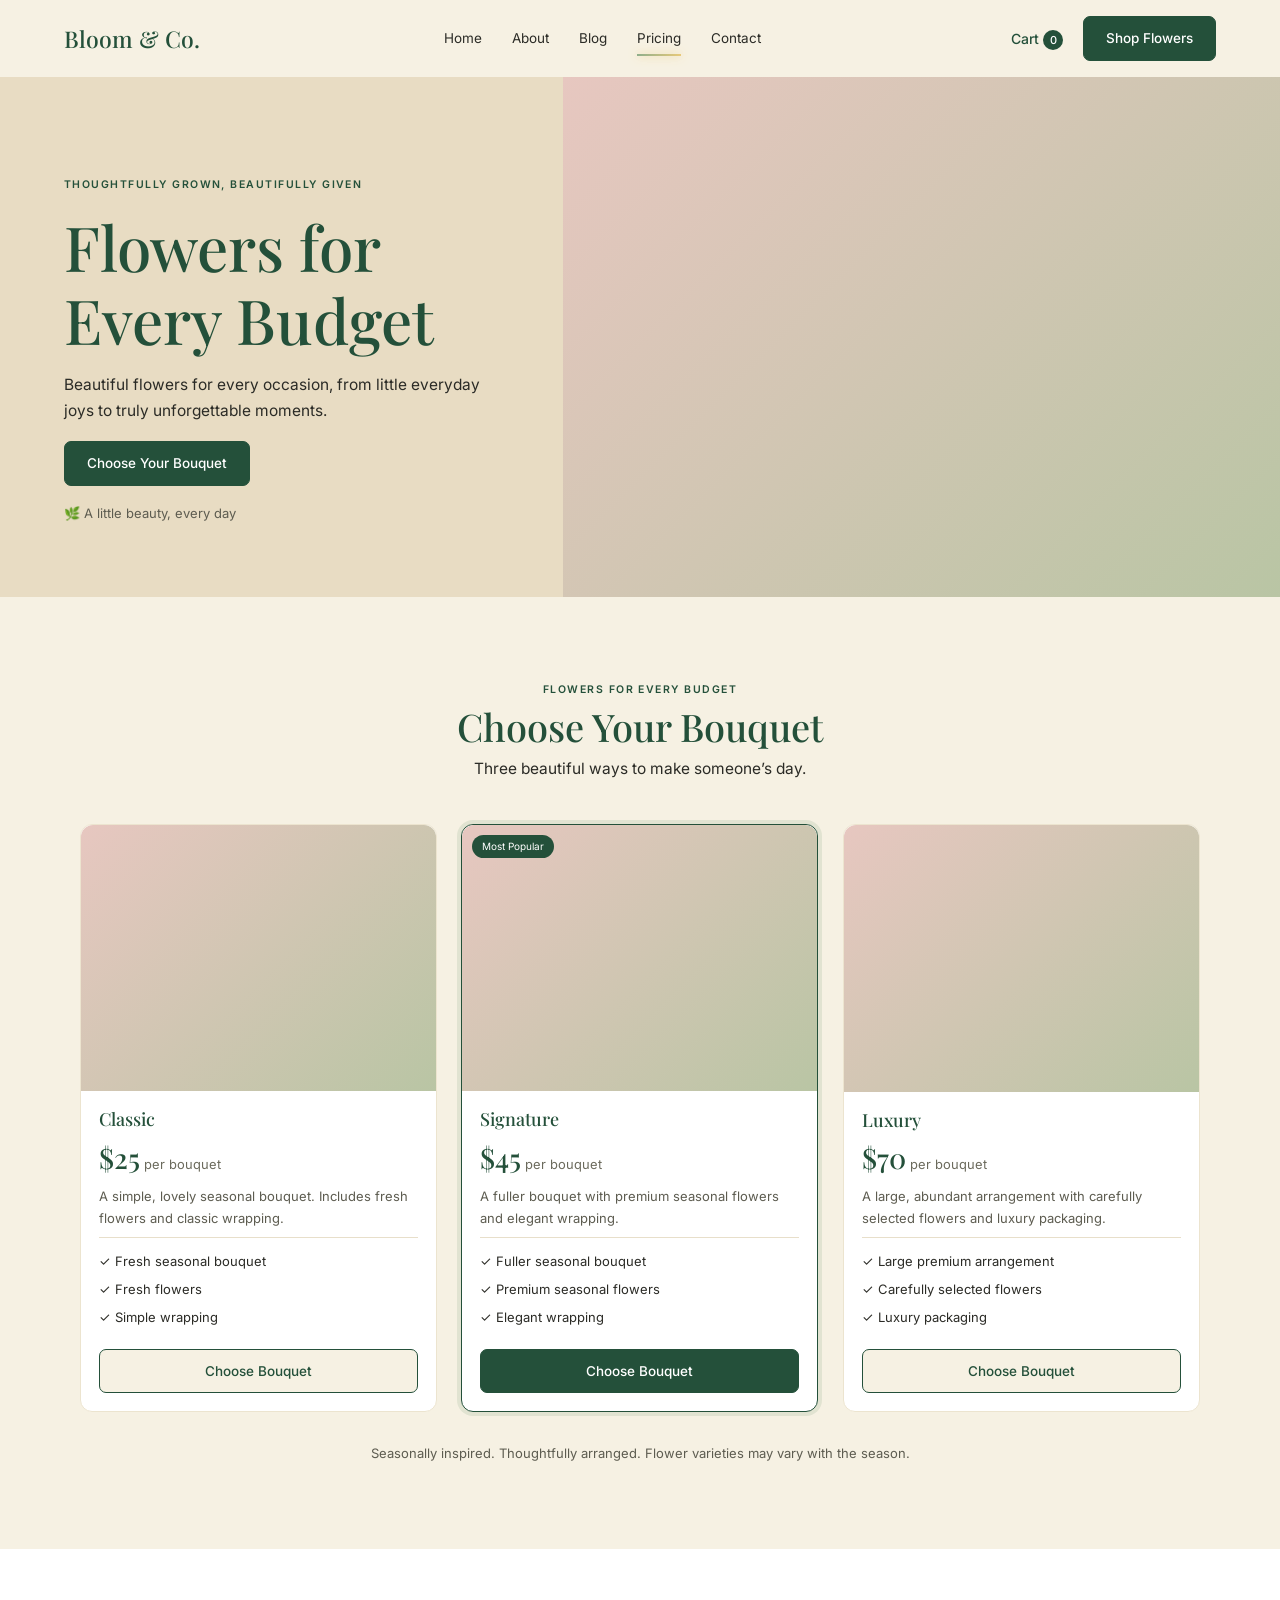
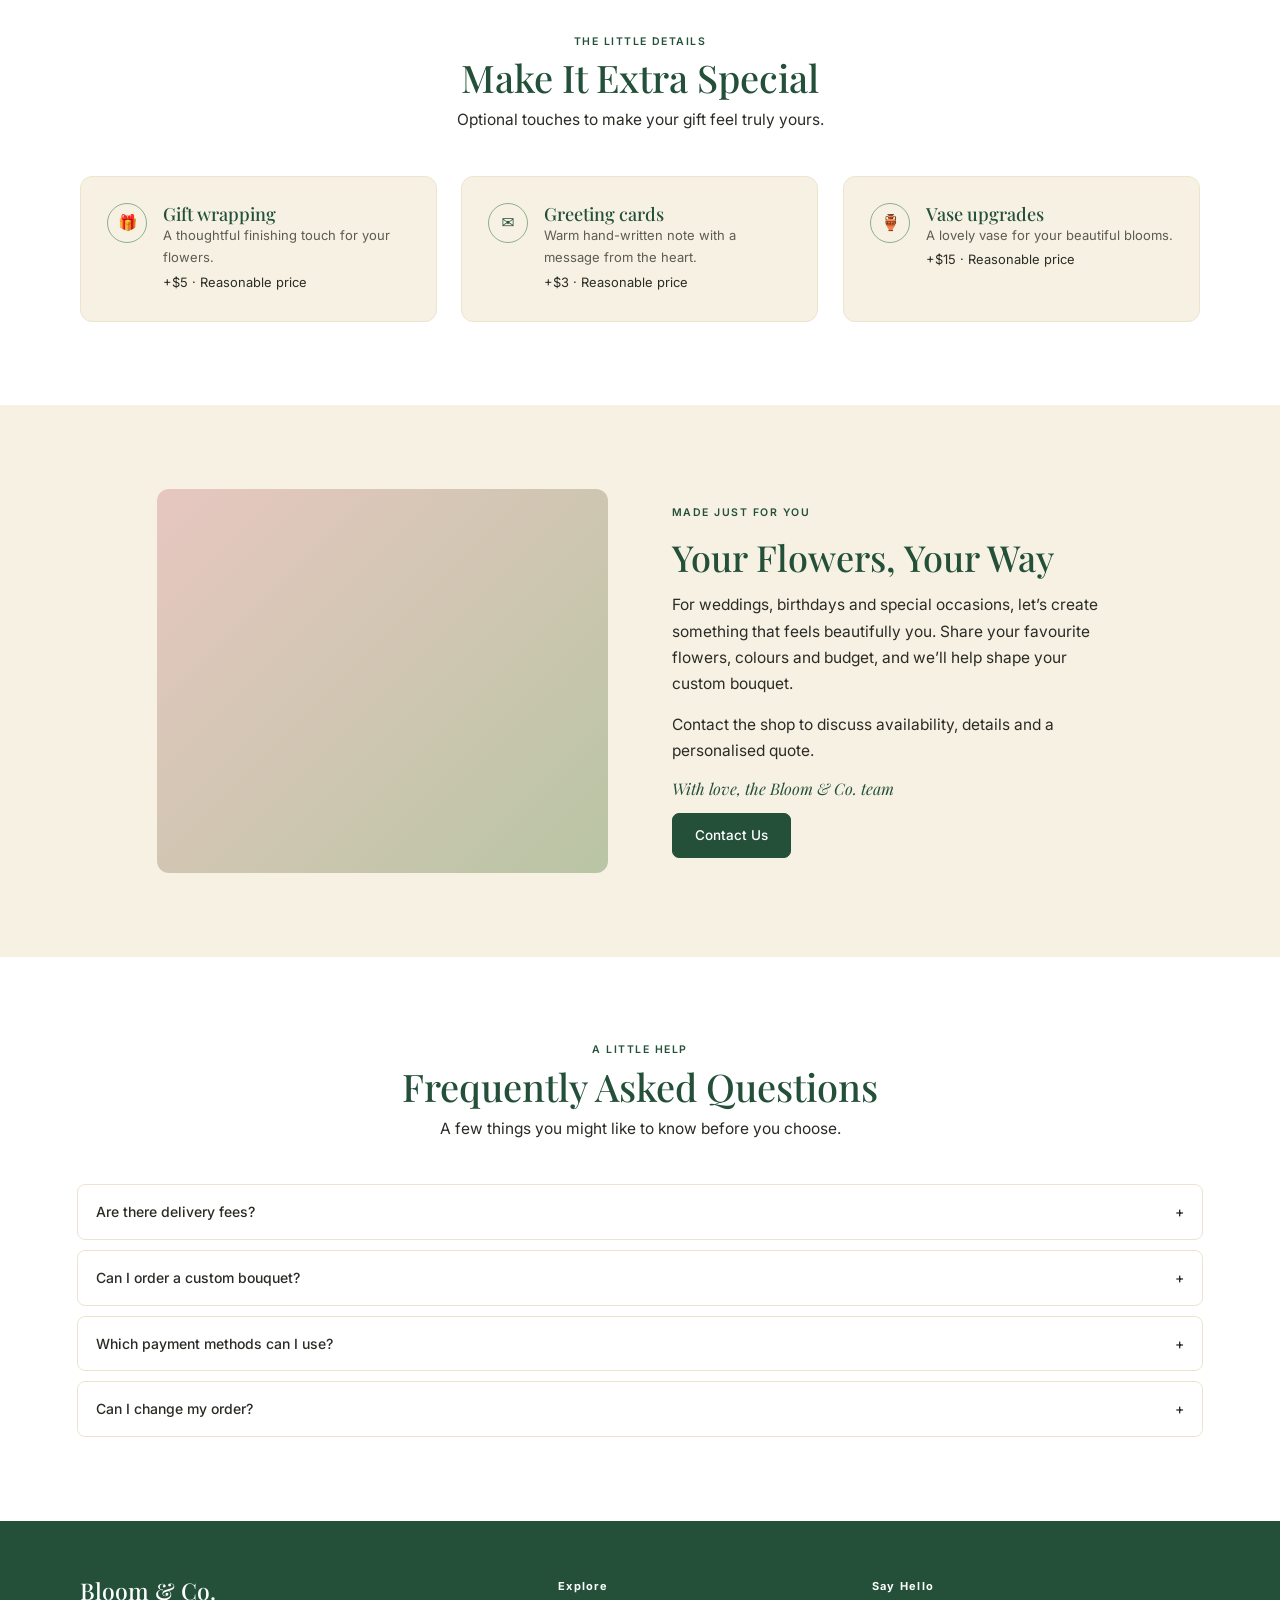
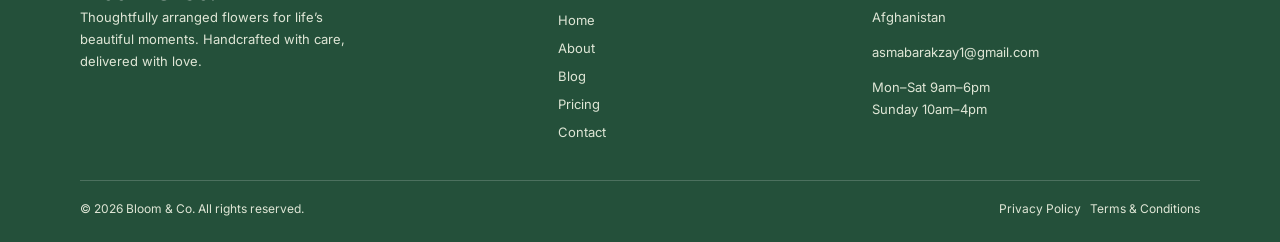
<file: pricing.html>
<!DOCTYPE html><html lang="en"><head><meta charset="UTF-8"><meta name="viewport" content="width=device-width,initial-scale=1"><title>Pricing – Bloom &amp; Co.</title><meta name="description" content="Thoughtfully arranged flowers for life’s beautiful moments."><link rel="preconnect" href="https://fonts.googleapis.com"><link rel="preconnect" href="https://fonts.gstatic.com" crossorigin><link href="https://fonts.googleapis.com/css2?family=Playfair+Display:wght@400;500;600&family=Inter:wght@400;500;600&display=swap" rel="stylesheet"><link rel="stylesheet" href="style.css"><link rel="stylesheet" href="responsive.css"></head><body><div class="progress" id="progress"></div><div class="loader" id="loader"><span class="bud"></span><p>Bloom &amp; Co.</p></div><header class="nav" id="nav"><a href="index.html" class="logo">Bloom &amp; Co.</a><nav id="menu" aria-label="Main"><a href="index.html">Home</a><a href="about.html">About</a><a href="blog.html">Blog</a><a href="pricing.html" class=on>Pricing</a><a href="contact.html">Contact</a></nav><div class="na"><button class="cartb" id="cartBtn" aria-label="Open cart">Cart <span class="badge" id="cartCount">0</span></button><a href="blog.html#shop" class="btn mag">Shop Flowers</a><button class="burger" id="burger" aria-label="Menu"><i></i><i></i></button></div></header><main><section class="hero"><div class="hero-t"><p class="kick a1">THOUGHTFULLY GROWN, BEAUTIFULLY GIVEN</p><h1 class="a2">Flowers for Every Budget</h1><p class="a3">Beautiful flowers for every occasion, from little everyday joys to truly unforgettable moments.</p><div class="row a4"><a href="#plans" class="btn mag">Choose Your Bouquet</a></div><p class="sm a4">🌿 A little beauty, every day</p></div><div class="ph hero-i"><img loading="lazy" src="https://images.unsplash.com/photo-1494972308805-463bc619d34e?auto=format&fit=crop&w=1100&h=900&q=85" alt="Bouquet of pink and cream flowers" onerror="this.remove()"></div></section><section class="sec cream" id="plans"><div class="head reveal "><p class="kick">FLOWERS FOR EVERY BUDGET</p><h2>Choose Your Bouquet</h2><p>Three beautiful ways to make someone’s day.</p></div><div class="g3 plans"><article class="plan card glow spot tilt reveal"><div class="ph "><img loading="lazy" src="https://images.unsplash.com/photo-1525310072745-f49212b5ac6d?auto=format&fit=crop&w=700&h=500&q=85" alt="Classic" onerror="this.remove()"></div><div class="pi"><h3>Classic</h3><p class="pp"><b>$25</b> <small>per bouquet</small></p><p class="sm">A simple, lovely seasonal bouquet. Includes fresh flowers and classic wrapping.</p><ul><li>✓ Fresh seasonal bouquet</li><li>✓ Fresh flowers</li><li>✓ Simple wrapping</li></ul><button class="btn out" data-add data-id="Classic" data-name="Classic Bouquet" data-price="25">Choose Bouquet</button></div></article><article class="plan card glow spot tilt reveal feat"><span class=pop>Most Popular</span><div class="ph "><img loading="lazy" src="https://images.unsplash.com/photo-1490750967868-88aa4486c946?auto=format&fit=crop&w=700&h=500&q=85" alt="Signature" onerror="this.remove()"></div><div class="pi"><h3>Signature</h3><p class="pp"><b>$45</b> <small>per bouquet</small></p><p class="sm">A fuller bouquet with premium seasonal flowers and elegant wrapping.</p><ul><li>✓ Fuller seasonal bouquet</li><li>✓ Premium seasonal flowers</li><li>✓ Elegant wrapping</li></ul><button class="btn " data-add data-id="Signature" data-name="Signature Bouquet" data-price="45">Choose Bouquet</button></div></article><article class="plan card glow spot tilt reveal"><div class="ph "><img loading="lazy" src="https://images.unsplash.com/photo-1494972308805-463bc619d34e?auto=format&fit=crop&w=700&h=500&q=85" alt="Luxury" onerror="this.remove()"></div><div class="pi"><h3>Luxury</h3><p class="pp"><b>$70</b> <small>per bouquet</small></p><p class="sm">A large, abundant arrangement with carefully selected flowers and luxury packaging.</p><ul><li>✓ Large premium arrangement</li><li>✓ Carefully selected flowers</li><li>✓ Luxury packaging</li></ul><button class="btn out" data-add data-id="Luxury" data-name="Luxury Bouquet" data-price="70">Choose Bouquet</button></div></article></div><p class="sm c reveal">Seasonally inspired. Thoughtfully arranged. Flower varieties may vary with the season.</p></section><section class="sec white"><div class="head reveal "><p class="kick">THE LITTLE DETAILS</p><h2>Make It Extra Special</h2><p>Optional touches to make your gift feel truly yours.</p></div><div class="g3"><div class="card glow spot tilt reveal pad ex"><span class="ico">🎁</span><div><h3>Gift wrapping</h3><p class="sm">A thoughtful finishing touch for your flowers.</p><small>+$5 · Reasonable price</small></div></div><div class="card glow spot tilt reveal pad ex"><span class="ico">✉</span><div><h3>Greeting cards</h3><p class="sm">Warm hand-written note with a message from the heart.</p><small>+$3 · Reasonable price</small></div></div><div class="card glow spot tilt reveal pad ex"><span class="ico">🏺</span><div><h3>Vase upgrades</h3><p class="sm">A lovely vase for your beautiful blooms.</p><small>+$15 · Reasonable price</small></div></div></div></section><section class="sec cream split"><div class="reveal"><div class="ph rd"><img loading="lazy" src="https://images.unsplash.com/photo-1526047932273-341f2a7631f9?auto=format&fit=crop&w=900&h=800&q=85" alt="Florist arranging flowers" onerror="this.remove()"></div></div><div class="reveal"><p class="kick">MADE JUST FOR YOU</p><h2>Your Flowers, Your Way</h2><p>For weddings, birthdays and special occasions, let’s create something that feels beautifully you. Share your favourite flowers, colours and budget, and we’ll help shape your custom bouquet.</p><p>Contact the shop to discuss availability, details and a personalised quote.</p><p class="script">With love, the Bloom &amp; Co. team</p><a href="contact.html" class="btn mag">Contact Us</a></div></section><section class="sec white"><div class="head reveal "><p class="kick">A LITTLE HELP</p><h2>Frequently Asked Questions</h2><p>A few things you might like to know before you choose.</p></div><div class="faq"><div class="fq glow reveal"><button aria-expanded="false"><span>Are there delivery fees?</span><i>+</i></button><div class="fa"><p>Delivery fees may depend on your address and order details. Please confirm any delivery charge at checkout, or contact the shop for help before placing your order.</p></div></div><div class="fq glow reveal"><button aria-expanded="false"><span>Can I order a custom bouquet?</span><i>+</i></button><div class="fa"><p>Absolutely. Share your favourite flowers, colours, occasion and budget, and we’ll create a seasonal arrangement made just for you.</p></div></div><div class="fq glow reveal"><button aria-expanded="false"><span>Which payment methods can I use?</span><i>+</i></button><div class="fa"><p>We accept major cards and digital wallets at checkout.</p></div></div><div class="fq glow reveal"><button aria-expanded="false"><span>Can I change my order?</span><i>+</i></button><div class="fa"><p>Yes — contact us as early as possible and we’ll do our best to update your order before it is arranged.</p></div></div></div></section></main><footer class="foot"><div class="fg"><div><a href="index.html" class="logo">Bloom &amp; Co.</a><p>Thoughtfully arranged flowers for life’s beautiful moments. Handcrafted with care, delivered with love.</p></div>
<div><h4>Explore</h4><a href="index.html">Home</a><a href="about.html">About</a><a href="blog.html">Blog</a><a href="pricing.html">Pricing</a><a href="contact.html">Contact</a></div>
<div><h4>Say Hello</h4><p>Afghanistan</p><p><a href="mailto:asmabarakzay1@gmail.com">asmabarakzay1@gmail.com</a></p><p>Mon–Sat 9am–6pm<br>Sunday 10am–4pm</p></div></div>
<div class="fb"><span>© 2026 Bloom &amp; Co. All rights reserved.</span><span>Privacy Policy &nbsp; Terms &amp; Conditions</span></div></footer>
<div class="scrim" id="scrim"></div><aside class="drawer" id="drawer" aria-label="Cart"><div class="dh"><h3>Your Cart</h3><button class="cartb" id="closeCart" aria-label="Close">✕</button></div><ul id="cartList"></ul><div class="df"><p>Total <b id="total">$0</b></p><button class="btn" id="checkout">Checkout</button></div></aside><div class="toast" id="toast" role="status"></div><script src="script.js"></script></body></html>
</file>
<file: style.css>
@property --a{syntax:'<angle>';initial-value:0deg;inherits:false}
:root{--cream:#f6f1e3;--beige:#e8dcc3;--green:#24503a;--sage:#8fae8b;--gold:#e8c97a;--rose:#f0b9b4;--ink:#2b2b26;--r:12px;--e:cubic-bezier(.22,.61,.36,1)}
*{box-sizing:border-box;margin:0}html{scroll-behavior:smooth;scroll-padding-top:84px}
body{font:400 15.5px/1.7 Inter,system-ui,sans-serif;background:var(--cream);color:var(--ink);overflow-x:hidden}
h1,h2,h3,.logo,.script,blockquote,.num{font-family:'Playfair Display',Georgia,serif;font-weight:500;line-height:1.18;color:var(--green)}
a{color:inherit;text-decoration:none}img{display:block;max-width:100%}button{font:inherit}
:focus-visible{outline:2px solid var(--green);outline-offset:3px}
.progress{position:fixed;top:0;left:0;height:3px;width:100%;transform:scaleX(0);transform-origin:left;background:linear-gradient(90deg,var(--sage),var(--gold),var(--rose));z-index:120;box-shadow:0 0 12px var(--gold)}
.loader{position:fixed;inset:0;background:var(--cream);display:grid;place-content:center;justify-items:center;gap:14px;z-index:110;transition:opacity .7s,visibility .7s}
.loader.done{opacity:0;visibility:hidden}.loader p{font:500 28px 'Playfair Display',serif;color:var(--green)}
.bud{width:34px;height:34px;border-radius:50% 50% 50% 0;background:var(--green);transform:rotate(-45deg);animation:bud 1s var(--e) infinite alternate;box-shadow:0 0 24px var(--sage)}
@keyframes bud{to{transform:rotate(-45deg) scale(1.35);background:var(--rose)}}
.nav{position:sticky;top:0;z-index:100;display:flex;align-items:center;justify-content:space-between;padding:16px 5vw;background:rgba(246,241,227,.92);backdrop-filter:blur(10px);transition:box-shadow .3s,padding .3s,transform .4s var(--e)}
.nav.stuck{box-shadow:0 6px 28px rgba(36,80,58,.12);padding-block:10px}.nav.hide{transform:translateY(-100%)}
.logo{font-size:23px}.nav nav{display:flex;gap:30px}
.nav nav a{position:relative;font-size:13.5px;padding:4px 0}
.nav nav a::after{content:"";position:absolute;left:0;bottom:-2px;height:2px;width:100%;background:linear-gradient(90deg,var(--sage),var(--gold));box-shadow:0 0 10px var(--gold);transform:scaleX(0);transform-origin:right;transition:transform .4s var(--e)}
.nav nav a:hover::after,.nav nav a.on::after{transform:scaleX(1);transform-origin:left}
.na{display:flex;align-items:center;gap:14px}
.cartb{background:none;border:0;color:var(--green);font-weight:500;cursor:pointer;font-size:14px}
.badge{display:inline-grid;place-items:center;min-width:20px;height:20px;border-radius:99px;background:var(--green);color:#fff;font-size:11px}
.badge.pop{animation:pop .45s var(--e)}@keyframes pop{50%{transform:scale(1.55)}}
.burger{display:none;background:none;border:0;width:32px;height:24px;position:relative;cursor:pointer}.burger i{position:absolute;left:4px;right:4px;height:2px;background:var(--green)}.burger i:first-child{top:7px}.burger i:last-child{top:15px}
.btn{position:relative;overflow:hidden;display:inline-flex;align-items:center;justify-content:center;border:1px solid var(--green);background:var(--green);color:#fff;padding:10px 22px;border-radius:7px;font-weight:500;font-size:13.5px;cursor:pointer;transition:color .35s,box-shadow .35s,translate .3s var(--e);z-index:0}
.btn::before{content:"";position:absolute;inset:0;background:linear-gradient(120deg,var(--sage),var(--gold));translate:-101% 0;transition:translate .5s var(--e);z-index:-1}
.btn:hover{color:var(--green);box-shadow:0 0 0 3px rgba(143,174,139,.3),0 0 26px rgba(232,201,122,.65)}.btn:hover::before{translate:0}
.btn.out{background:var(--cream);color:var(--green)}.btn:active{scale:.97}
.ripple{position:absolute;border-radius:50%;background:rgba(255,255,255,.55);transform:scale(0);animation:rip .6s linear;pointer-events:none}@keyframes rip{to{transform:scale(4);opacity:0}}
.hero{display:grid;grid-template-columns:44% 56%;background:var(--beige);min-height:520px;overflow:hidden}
.hero-t{padding:6vw 4vw 4vw 5vw;align-self:center;display:grid;gap:16px;justify-items:start}
.hero h1{font-size:clamp(38px,5vw,62px)}.hero p:not(.kick){max-width:44ch}
.kick{font-size:10.5px;letter-spacing:.14em;font-weight:600;color:var(--green)}.sm{font-size:13px;color:#5d5c50}.c{text-align:center;margin-top:30px}
.row{display:flex;gap:12px;flex-wrap:wrap}
.a1,.a2,.a3,.a4{opacity:0;translate:0 26px;animation:in .9s var(--e) forwards}.a2{animation-delay:.12s}.a3{animation-delay:.24s}.a4{animation-delay:.36s}
@keyframes in{to{opacity:1;translate:0 0}}
.ph{position:relative;overflow:hidden;background:linear-gradient(135deg,#e7c7c0,#b9c5a4);aspect-ratio:4/3}
.ph img{position:absolute;inset:0;width:100%;height:100%;object-fit:cover;transition:scale 1.1s var(--e)}
.ph::after{content:"";position:absolute;inset:0;background:linear-gradient(105deg,transparent 38%,rgba(255,255,255,.4) 50%,transparent 62%);translate:-130% 0;transition:translate 1s var(--e);pointer-events:none}
.glow:hover .ph::after,.hero-i:hover::after{translate:130% 0}
.hero-i{aspect-ratio:auto;height:100%;min-height:360px;border-radius:0;will-change:transform}
.sq{aspect-ratio:1}.rd{border-radius:var(--r);aspect-ratio:4/3.4}
.strip{display:flex;justify-content:space-between;gap:20px;padding:14px 8vw;background:var(--cream);font-size:12px;border-bottom:1px solid #e4dcc6}
.sec{padding:84px 6vw}.cream{background:var(--cream)}.white{background:#fff}
.head{text-align:center;margin-bottom:42px;display:grid;gap:6px}.head h2,.sec>h2{font-size:clamp(28px,3.4vw,38px)}.sec>h2{margin-bottom:22px}
.g3,.g4{display:grid;gap:24px;max-width:1120px;margin:auto}.g3{grid-template-columns:repeat(3,1fr)}.g4{grid-template-columns:repeat(4,1fr)}
.split{display:grid;grid-template-columns:1fr 1fr;gap:5vw;align-items:center;max-width:1120px;margin:auto}.split>div:last-child{display:grid;gap:14px;justify-items:start}
.split h2{font-size:clamp(26px,3vw,36px)}.script{font:italic 400 16px 'Playfair Display',serif;color:var(--green)}
.card{position:relative;background:#fff;border:1px solid #ece4cf;border-radius:var(--r);transition:box-shadow .45s var(--e),transform .25s ease-out}
.white .card{background:var(--cream)}
.tilt{transform:perspective(900px) rotateX(var(--rx,0deg)) rotateY(var(--ry,0deg)) translateY(var(--ty,0px))}
.card:hover{box-shadow:0 22px 50px rgba(36,80,58,.18),0 0 38px rgba(232,201,122,.3);--ty:-8px}
.glow::before{content:"";position:absolute;inset:-1.5px;border-radius:inherit;padding:1.5px;background:conic-gradient(from var(--a),transparent 0 50%,var(--sage),var(--gold),var(--rose),var(--sage) 92%,transparent);-webkit-mask:linear-gradient(#000 0 0) content-box,linear-gradient(#000 0 0);-webkit-mask-composite:xor;mask-composite:exclude;opacity:0;transition:opacity .4s;animation:spin 3s linear infinite;pointer-events:none;z-index:3}
.glow:hover::before{opacity:1}.glow.flash::before{animation:spin 1.5s linear,flash 1.5s ease}
@keyframes spin{to{--a:360deg}}@keyframes flash{0%{opacity:0}35%{opacity:1}100%{opacity:0}}
.spot::after{content:"";position:absolute;inset:0;border-radius:inherit;background:radial-gradient(240px circle at var(--mx,50%) var(--my,50%),rgba(232,201,122,.28),rgba(143,174,139,.12) 50%,transparent 75%);opacity:0;transition:opacity .35s;pointer-events:none;z-index:2}.spot:hover::after{opacity:1}
.card .ph{border-radius:var(--r) var(--r) 0 0}.glow:hover img{scale:1.08}
.pi{padding:18px;display:grid;gap:8px}.pi h3{font-size:18px}.pr{display:flex;justify-content:space-between;align-items:baseline;gap:8px}.pr b{font:500 14px Inter;color:var(--green)}
.pi .btn{margin-top:6px;width:100%}.pad{padding:26px;display:grid;gap:8px;align-content:start}
.tag{position:absolute;top:10px;left:10px;z-index:2;background:var(--cream);font-size:10px;padding:3px 9px;border-radius:99px;color:var(--green)}
.wish{position:absolute;top:10px;right:10px;z-index:4;width:34px;height:34px;border:0;border-radius:50%;background:rgba(255,255,255,.92);color:var(--green);cursor:pointer;transition:scale .25s,box-shadow .25s}
.wish:hover{scale:1.18;box-shadow:0 0 16px var(--rose)}.wish.on{color:#c24d5c;animation:pop .45s}
.cat{display:block}.cat .ph{aspect-ratio:3/3.5;border-radius:var(--r) var(--r) 0 0}.cl{display:flex;justify-content:space-between;padding:14px 4px 4px;font-family:'Playfair Display',serif;color:var(--green);font-size:17px}.cl i{font-style:normal;transition:translate .3s var(--e)}.cat:hover .cl i{translate:4px -4px}
.cat.card{background:transparent;border-color:transparent}
blockquote{padding:26px;font:400 15px/1.7 Inter,sans-serif;color:var(--ink)}.stars{color:#d4a73c;margin-bottom:10px;letter-spacing:2px}
cite{display:grid;margin-top:16px;font:600 13px Inter;font-style:normal;color:var(--green)}cite small{font-weight:400;color:#6b6a5c}
.ico{display:grid;place-items:center;width:40px;height:40px;border:1px solid var(--sage);border-radius:50%;color:var(--green);transition:box-shadow .35s,background .35s}.card:hover .ico{background:var(--green);color:#fff;box-shadow:0 0 22px var(--sage)}
.ex{grid-template-columns:auto 1fr;gap:16px;align-items:start}
.plans{align-items:stretch}.plan{display:flex;flex-direction:column}.plan .pi{flex:1;align-content:start}.plan ul{list-style:none;padding:12px 0;border-top:1px solid #e8dfca;display:grid;gap:6px;font-size:13px}
.plan .btn{margin-top:auto}.pp b{font:500 28px 'Playfair Display',serif;color:var(--green)}.pp small{color:#6b6a5c}
.feat{border:1.5px solid var(--green);box-shadow:0 0 0 4px rgba(143,174,139,.2)}.pop{position:absolute;top:10px;left:10px;z-index:5;background:var(--green);color:#fff;font-size:10px;padding:3px 10px;border-radius:99px}
.step{text-align:center;display:grid;gap:8px;justify-items:center;position:relative}.num{display:grid;place-items:center;width:46px;height:46px;border:1px solid var(--green);border-radius:50%;background:var(--cream);font-size:15px;transition:.4s var(--e)}.step:hover .num{background:var(--green);color:#fff;box-shadow:0 0 28px var(--sage);scale:1.12}
.steps::before{content:"";position:absolute;left:18%;right:18%;margin-top:23px;height:1px;background:linear-gradient(90deg,transparent,var(--sage),transparent)}.steps{position:relative}.step h3{font-size:18px}
.chips{display:flex;gap:10px;flex-wrap:wrap;margin-bottom:28px;max-width:1120px;margin-inline:auto}
.chip{border:1px solid #cfc6ae;background:#fff;color:var(--ink);padding:6px 16px;border-radius:99px;font-size:12.5px;cursor:pointer;transition:.3s}.chip:hover{box-shadow:0 0 18px rgba(143,174,139,.6)}.chip.on{background:var(--sage);border-color:var(--sage);color:#fff}
.meta{display:flex;justify-content:space-between;font-size:11px;color:#6b6a5c;border-bottom:1px solid #ece4cf;padding:8px 0}.rl{font-size:13px;font-weight:500;color:var(--green)}.rl:hover{text-decoration:underline}
#posts .card{transition:opacity .4s,scale .4s,box-shadow .45s var(--e)}#posts .card.off{display:none}
.faq{display:grid;gap:10px;width:100%}.fq{background:#fff;border:1px solid #ece4cf;border-radius:8px}
.fq button{width:100%;display:flex;justify-content:space-between;gap:12px;background:none;border:0;padding:15px 18px;text-align:left;font-weight:500;font-size:14px;cursor:pointer;color:var(--ink)}.fq i{font-style:normal;transition:rotate .35s var(--e)}
.fa{display:grid;grid-template-rows:0fr;transition:grid-template-rows .45s var(--e)}.fa p{overflow:hidden;padding:0 18px;font-size:13.5px;color:#5d5c50}.fq.open .fa{grid-template-rows:1fr}.fq.open .fa p{padding-bottom:16px}.fq.open i{rotate:45deg}.fq.open{background:var(--cream)}
.faqs{align-items:start!important}
.form{padding:28px;display:grid;gap:14px;background:var(--beige)!important}.fr{display:grid;grid-template-columns:1fr 1fr;gap:14px}.form label{display:grid;gap:5px;font-size:12px;font-weight:500}
input,textarea{font:inherit;font-size:13.5px;width:100%;padding:11px 13px;border:1px solid #cfc6ae;border-radius:7px;background:#fff;transition:border-color .3s,box-shadow .3s}
input:focus,textarea:focus{outline:0;border-color:var(--green);box-shadow:0 0 0 4px rgba(143,174,139,.3),0 0 22px rgba(232,201,122,.4)}input.bad,textarea.bad{border-color:#b3392f}
.note{min-height:1.3em;font-size:13px;color:var(--green)}.note.err{color:#b3392f}.form .btn{justify-self:start}
.news{background:var(--beige);text-align:center;padding:68px 6vw;display:grid;gap:10px;justify-items:center}.news h2{font-size:30px}.nf{display:flex;gap:10px;flex-wrap:wrap;justify-content:center;width:100%}.nf input{max-width:320px}
.foot{background:var(--green);color:#dfe6d6;padding:56px 6vw 22px;font-size:13px}.fg{display:grid;grid-template-columns:1.6fr 1fr 1.2fr;gap:40px;max-width:1120px;margin:auto}.foot .logo{color:#fff}.foot h4{color:#fff;margin-bottom:10px;font-size:11px;letter-spacing:.12em}.foot p{margin-bottom:10px;max-width:34ch}
.foot a:not(.logo){display:block;padding:3px 0;transition:translate .3s var(--e),color .3s,text-shadow .3s}.foot a:not(.logo):hover{translate:6px 0;color:#fff;text-shadow:0 0 12px var(--gold)}
.fb{display:flex;justify-content:space-between;flex-wrap:wrap;gap:8px;max-width:1120px;margin:34px auto 0;padding-top:18px;border-top:1px solid rgba(255,255,255,.18);font-size:12px}
.scrim{position:fixed;inset:0;background:rgba(0,0,0,.4);opacity:0;visibility:hidden;transition:.35s;z-index:130}.scrim.on{opacity:1;visibility:visible}
.drawer{position:fixed;top:0;right:0;height:100%;width:min(400px,100%);background:var(--cream);z-index:140;translate:100% 0;transition:translate .5s var(--e);display:flex;flex-direction:column;padding:24px}.drawer.on{translate:0}
.dh,.df p{display:flex;justify-content:space-between;align-items:center}.df{display:grid;gap:14px;border-top:1px solid #cfc6ae;padding-top:16px}
#cartList{list-style:none;padding:0;flex:1;overflow:auto;margin:16px 0}#cartList li{display:grid;grid-template-columns:1fr auto;gap:4px 12px;padding:14px 0;border-bottom:1px solid #e0d8c2;animation:in .4s var(--e)}
.qty{display:flex;align-items:center;gap:10px}.qty button{width:28px;height:28px;border-radius:50%;border:1px solid var(--green);background:none;color:var(--green);cursor:pointer;transition:.25s}.qty button:hover{background:var(--green);color:#fff;box-shadow:0 0 14px var(--sage)}
.rm{background:none;border:0;color:#8a2f2f;cursor:pointer;font-size:12px;justify-self:end}.ce{color:#6b6a5c}
.toast{position:fixed;left:50%;bottom:26px;translate:-50% 30px;background:var(--green);color:#fff;padding:12px 22px;border-radius:99px;opacity:0;transition:.4s var(--e);z-index:150;pointer-events:none;box-shadow:0 0 26px rgba(143,174,139,.6)}.toast.on{opacity:1;translate:-50% 0}
.reveal{opacity:0;translate:0 38px;transition:opacity .9s var(--e),translate .9s var(--e)}.reveal.in{opacity:1;translate:0 0}
.reveal img{scale:1.18;transition:scale 1.6s var(--e)}.reveal.in img{scale:1}.glow:hover img{scale:1.08}
</file>
<file: responsive.css>
/* Responsive layouts and accessibility preferences */
@media(max-width:960px){.g4{grid-template-columns:repeat(2,1fr)}.g3{grid-template-columns:repeat(2,1fr)}.hero{grid-template-columns:1fr}.hero-i{height:340px}.split{grid-template-columns:1fr}.fg{grid-template-columns:1fr 1fr}.strip{flex-wrap:wrap;justify-content:center}
.burger{display:block}.na .btn{display:none}.nav nav{position:fixed;inset:60px 0 auto 0;background:var(--cream);flex-direction:column;gap:0;padding:8px 5vw 20px;box-shadow:0 14px 28px rgba(0,0,0,.1);translate:0 -130%;transition:translate .45s var(--e)}.nav nav.open{translate:0}.nav nav a{padding:14px 0}.steps::before{display:none}}

@media(max-width:600px){.g4,.g3,.fr{grid-template-columns:1fr}.sec{padding:60px 5vw}.fg{grid-template-columns:1fr}}

@media(prefers-reduced-motion:reduce){*,*::before,*::after{animation:none!important;transition-duration:.01ms!important;scroll-behavior:auto!important}.reveal,.a1,.a2,.a3,.a4{opacity:1;translate:0 0}}
</file>
